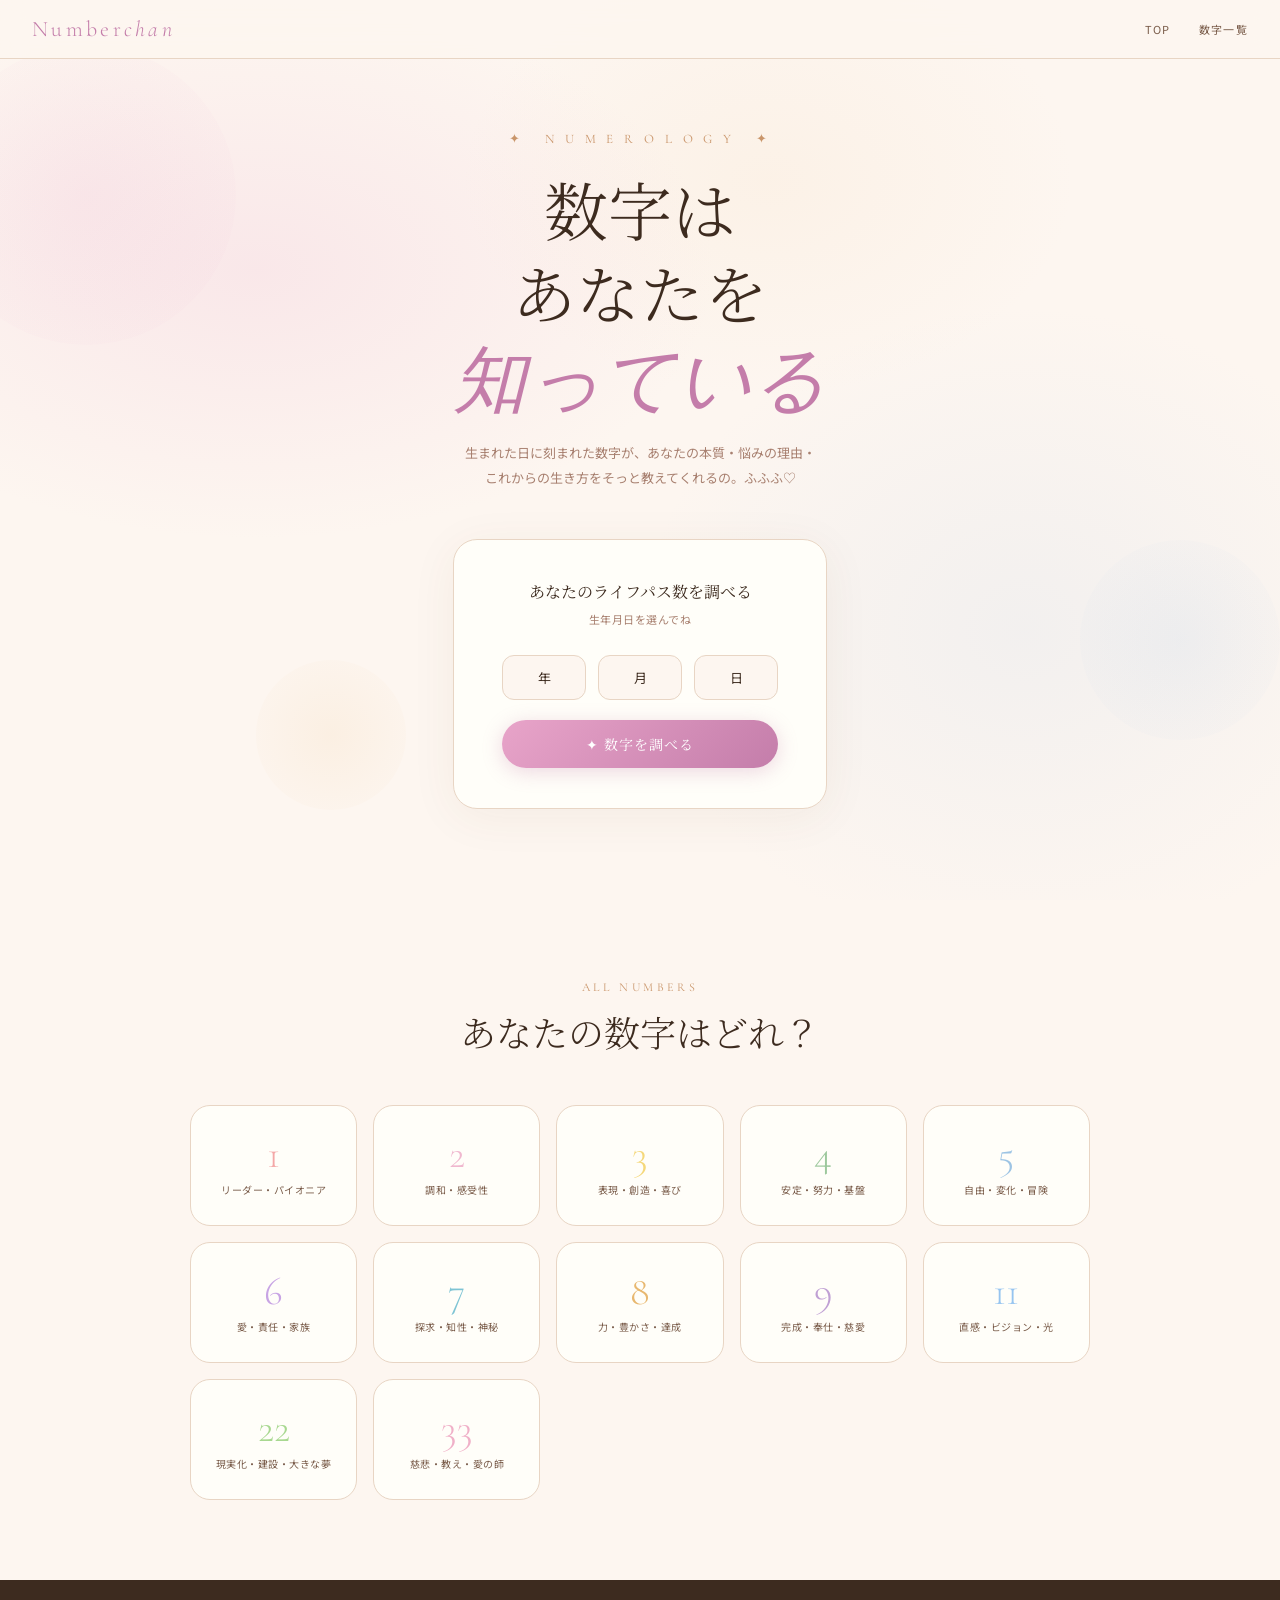
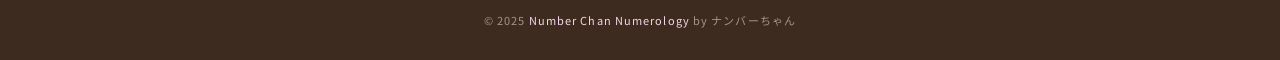
<file: index.html>
<!DOCTYPE html>
<html lang="ja">
<head>
<meta charset="UTF-8">
<meta name="viewport" content="width=device-width, initial-scale=1.0">
<title>数秘 by ナンバーちゃん</title>
<link rel="preconnect" href="https://fonts.googleapis.com">
<link href="https://fonts.googleapis.com/css2?family=Cormorant+Garamond:ital,wght@0,300;0,400;0,600;1,300;1,400&family=Noto+Serif+JP:wght@300;400;700&family=Noto+Sans+JP:wght@300;400;500&display=swap" rel="stylesheet">
<style>
  :root {
    --bg: #FDF6F0;
    --pink: #E8A4C9;
    --pink-light: #F5D6EA;
    --pink-dark: #C47DAA;
    --blue: #B5CDE8;
    --peach: #F2D0A4;
    --gold: #C9956A;
    --gold-light: #E8C9A0;
    --mint: #A8D8C8;
    --text: #3D2B1F;
    --text-mid: #7A5C4A;
    --text-light: #A88070;
    --white: #FFFEF9;
    --line-col: #E8D5C4;
  }
  * { margin: 0; padding: 0; box-sizing: border-box; }
  body { font-family: 'Noto Sans JP', sans-serif; background: var(--bg); color: var(--text); overflow-x: hidden; }
  nav { position: fixed; top: 0; left: 0; right: 0; z-index: 100; padding: 16px 32px; display: flex; align-items: center; justify-content: space-between; background: rgba(253,246,240,0.88); backdrop-filter: blur(12px); border-bottom: 1px solid var(--line-col); }
  .nav-logo { font-family: 'Cormorant Garamond', serif; font-size: 22px; font-weight: 300; letter-spacing: 0.15em; color: var(--pink-dark); }
  .nav-logo span { font-style: italic; }
  .nav-links { display: flex; gap: 28px; }
  .nav-links a { font-size: 11px; letter-spacing: 0.12em; color: var(--text-mid); text-decoration: none; transition: color 0.2s; }
  .nav-links a:hover { color: var(--pink-dark); }
  #home { min-height: 100vh; display: flex; flex-direction: column; align-items: center; justify-content: center; padding: 100px 24px 60px; position: relative; overflow: hidden; }
  .hero-bg { position: absolute; inset: 0; z-index: 0; background: radial-gradient(ellipse 60% 50% at 20% 30%, rgba(232,164,201,0.18) 0%, transparent 60%), radial-gradient(ellipse 50% 60% at 80% 70%, rgba(181,205,232,0.15) 0%, transparent 60%), radial-gradient(ellipse 40% 40% at 60% 20%, rgba(242,208,164,0.12) 0%, transparent 60%); }
  .orb { position: absolute; border-radius: 50%; animation: float 8s ease-in-out infinite; pointer-events: none; }
  .orb-1 { width: 300px; height: 300px; background: radial-gradient(circle, rgba(232,164,201,0.12), transparent); top: 5%; left: -5%; animation-delay: 0s; }
  .orb-2 { width: 200px; height: 200px; background: radial-gradient(circle, rgba(181,205,232,0.15), transparent); top: 60%; right: 0%; animation-delay: -3s; }
  .orb-3 { width: 150px; height: 150px; background: radial-gradient(circle, rgba(242,208,164,0.18), transparent); bottom: 10%; left: 20%; animation-delay: -5s; }
  @keyframes float { 0%, 100% { transform: translateY(0) scale(1); } 50% { transform: translateY(-20px) scale(1.05); } }
  .hero-content { position: relative; z-index: 1; text-align: center; max-width: 680px; }
  .hero-eyebrow { font-family: 'Cormorant Garamond', serif; font-size: 13px; letter-spacing: 0.3em; color: var(--gold); margin-bottom: 20px; display: block; animation: fadeUp 0.8s ease both; }
  .hero-title { font-family: 'Noto Serif JP', serif; font-size: clamp(36px, 8vw, 64px); font-weight: 300; line-height: 1.3; color: var(--text); margin-bottom: 12px; animation: fadeUp 0.8s ease 0.1s both; }
  .hero-title em { font-style: italic; font-family: 'Cormorant Garamond', serif; font-size: 1.15em; color: var(--pink-dark); }
  .hero-sub { font-size: 13px; color: var(--text-light); line-height: 1.9; margin-bottom: 48px; animation: fadeUp 0.8s ease 0.2s both; }
  @keyframes fadeUp { from { opacity: 0; transform: translateY(24px); } to { opacity: 1; transform: translateY(0); } }
  .calc-card { background: var(--white); border: 1px solid var(--line-col); border-radius: 24px; padding: 40px 48px; max-width: 480px; width: 100%; margin: 0 auto; box-shadow: 0 8px 48px rgba(100,60,40,0.06); animation: fadeUp 0.8s ease 0.3s both; }
  .calc-title { font-family: 'Noto Serif JP', serif; font-size: 16px; font-weight: 400; text-align: center; margin-bottom: 8px; color: var(--text); }
  .calc-desc { font-size: 11px; color: var(--text-light); text-align: center; margin-bottom: 28px; letter-spacing: 0.05em; }
  .date-inputs { display: flex; gap: 12px; margin-bottom: 20px; justify-content: center; }
  .date-inputs select { flex: 1; padding: 12px 8px; border: 1px solid var(--line-col); border-radius: 12px; font-family: 'Noto Sans JP', sans-serif; font-size: 13px; background: var(--bg); color: var(--text); appearance: none; text-align: center; cursor: pointer; transition: border-color 0.2s; }
  .date-inputs select:focus { outline: none; border-color: var(--pink); }
  .calc-btn { width: 100%; padding: 14px; background: linear-gradient(135deg, var(--pink) 0%, var(--pink-dark) 100%); color: white; border: none; border-radius: 50px; font-family: 'Noto Serif JP', serif; font-size: 14px; letter-spacing: 0.08em; cursor: pointer; transition: all 0.3s; box-shadow: 0 4px 20px rgba(196,125,170,0.3); }
  .calc-btn:hover { transform: translateY(-2px); box-shadow: 0 8px 28px rgba(196,125,170,0.4); }
  .result-area { margin-top: 24px; display: none; text-align: center; }
  .result-area.show { display: block; animation: fadeUp 0.5s ease both; }
  .result-number { font-family: 'Cormorant Garamond', serif; font-size: 72px; font-weight: 300; line-height: 1; background: linear-gradient(135deg, var(--pink-dark), var(--gold)); -webkit-background-clip: text; -webkit-text-fill-color: transparent; margin-bottom: 4px; }
  .result-label { font-size: 11px; letter-spacing: 0.15em; color: var(--text-light); margin-bottom: 12px; }
  .result-keyword { font-family: 'Noto Serif JP', serif; font-size: 15px; color: var(--text); margin-bottom: 16px; }
  .result-goto { display: inline-block; padding: 10px 28px; border: 1px solid var(--pink); border-radius: 50px; font-size: 12px; color: var(--pink-dark); text-decoration: none; transition: all 0.2s; cursor: pointer; background: transparent; font-family: 'Noto Sans JP', sans-serif; }
  .result-goto:hover { background: var(--pink); color: white; }
  #numbers { padding: 80px 24px; }
  .section-header { text-align: center; margin-bottom: 48px; }
  .section-eyebrow { font-family: 'Cormorant Garamond', serif; font-size: 12px; letter-spacing: 0.3em; color: var(--gold); display: block; margin-bottom: 12px; }
  .section-title { font-family: 'Noto Serif JP', serif; font-size: clamp(24px, 5vw, 36px); font-weight: 300; color: var(--text); }
  .numbers-grid { display: grid; grid-template-columns: repeat(auto-fill, minmax(140px, 1fr)); gap: 16px; max-width: 900px; margin: 0 auto; }
  .num-card { background: var(--white); border: 1px solid var(--line-col); border-radius: 20px; padding: 28px 16px; text-align: center; cursor: pointer; transition: all 0.3s; position: relative; overflow: hidden; }
  .num-card:hover { transform: translateY(-4px); box-shadow: 0 12px 32px rgba(100,60,40,0.1); }
  .num-card-number { font-family: 'Cormorant Garamond', serif; font-size: 40px; font-weight: 300; line-height: 1; margin-bottom: 8px; }
  .num-card-keyword { font-size: 10px; color: var(--text-mid); letter-spacing: 0.05em; }
  #number-page { display: none; }
  #number-page.show { display: block; }
  .num-hero { padding: 120px 24px 60px; text-align: center; position: relative; overflow: hidden; }
  .num-hero-bg { position: absolute; inset: 0; opacity: 0.4; }
  .num-hero-content { position: relative; z-index: 1; }
  .num-badge { display: inline-block; width: 80px; height: 80px; border-radius: 50%; line-height: 80px; font-family: 'Cormorant Garamond', serif; font-size: 36px; color: white; margin-bottom: 20px; box-shadow: 0 8px 32px rgba(0,0,0,0.12); }
  .num-title { font-family: 'Noto Serif JP', serif; font-size: clamp(28px, 6vw, 48px); font-weight: 300; margin-bottom: 8px; }
  .num-subtitle { font-family: 'Cormorant Garamond', serif; font-size: 18px; color: var(--text-mid); font-style: italic; margin-bottom: 20px; }
  .num-essence { max-width: 560px; margin: 0 auto 16px; font-size: 13px; line-height: 2; color: var(--text-mid); }
  .traits { display: flex; flex-wrap: wrap; gap: 8px; justify-content: center; max-width: 600px; margin: 0 auto 48px; }
  .trait-tag { padding: 6px 16px; border-radius: 50px; font-size: 11px; letter-spacing: 0.06em; background: white; }
  .topics { max-width: 800px; margin: 0 auto; padding: 0 24px 80px; }
  .topic-section { margin-bottom: 56px; }
  .topic-header { display: flex; align-items: center; gap: 16px; margin-bottom: 28px; padding-bottom: 16px; border-bottom: 1px solid var(--line-col); }
  .topic-icon { width: 44px; height: 44px; border-radius: 12px; display: flex; align-items: center; justify-content: center; font-size: 20px; flex-shrink: 0; opacity: 0.85; }
  .topic-title { font-family: 'Noto Serif JP', serif; font-size: 18px; font-weight: 400; color: var(--text); }
  .topic-sub { font-size: 11px; color: var(--text-light); margin-top: 2px; }
  .worry-card { background: var(--white); border: 1px solid var(--line-col); border-radius: 20px; padding: 28px 32px; margin-bottom: 16px; }
  .worry-label { display: flex; align-items: center; gap: 8px; font-size: 11px; letter-spacing: 0.1em; color: var(--text-light); margin-bottom: 10px; }
  .worry-text { font-family: 'Noto Serif JP', serif; font-size: 16px; font-weight: 400; color: var(--text); margin-bottom: 20px; line-height: 1.7; }
  .divider { height: 1px; margin-bottom: 20px; opacity: 0.4; }
  .advice-label { font-size: 11px; letter-spacing: 0.1em; margin-bottom: 10px; display: flex; align-items: center; gap: 8px; }
  .advice-label::after { content: ''; flex: 1; height: 1px; background: var(--line-col); }
  .advice-text { font-size: 13px; line-height: 2; color: var(--text-mid); }
  .advice-text strong { color: var(--text); font-weight: 500; }
  .chan-quote { background: linear-gradient(135deg, rgba(232,164,201,0.08), rgba(242,208,164,0.08)); border: 1px solid var(--pink-light); border-left: 3px solid var(--pink); border-radius: 0 16px 16px 0; padding: 20px 24px; margin-top: 16px; }
  .chan-quote-name { font-size: 10px; letter-spacing: 0.15em; color: var(--pink-dark); margin-bottom: 8px; }
  .chan-quote-text { font-family: 'Noto Serif JP', serif; font-size: 13px; line-height: 2; color: var(--text); }
  footer { background: var(--text); color: rgba(255,255,255,0.5); padding: 32px 24px; text-align: center; font-size: 11px; letter-spacing: 0.1em; }
  footer span { color: var(--pink-light); }
  .back-btn { position: fixed; top: 80px; left: 24px; background: var(--white); border: 1px solid var(--line-col); border-radius: 50px; padding: 8px 18px; font-size: 11px; color: var(--text-mid); cursor: pointer; z-index: 50; transition: all 0.2s; display: none; }
  .back-btn.show { display: block; }
  .back-btn:hover { background: var(--pink-light); border-color: var(--pink); color: var(--pink-dark); }
  .ngok-section { max-width: 800px; margin: 0 auto 64px; padding: 0 24px; }
  .ngok-header { text-align: center; margin-bottom: 32px; }
  .ngok-header-eyebrow { font-family: 'Cormorant Garamond', serif; font-size: 12px; letter-spacing: 0.3em; color: var(--gold); display: block; margin-bottom: 10px; }
  .ngok-header-title { font-family: 'Noto Serif JP', serif; font-size: 22px; font-weight: 300; }
  .ngok-grid { display: grid; grid-template-columns: 1fr 1fr; gap: 20px; }
  @media (max-width: 640px) { .ngok-grid { grid-template-columns: 1fr; } }
  .ngok-col { background: var(--white); border-radius: 20px; overflow: hidden; border: 1px solid var(--line-col); }
  .ngok-col-header { padding: 16px 24px; display: flex; align-items: center; gap: 10px; }
  .ngok-col-header.ng { background: #FDE8E8; }
  .ngok-col-header.ok { background: #E4F4EC; }
  .ngok-badge { width: 32px; height: 32px; border-radius: 50%; display: flex; align-items: center; justify-content: center; font-size: 13px; font-weight: 700; flex-shrink: 0; }
  .ngok-badge.ng { background: #E07070; color: white; }
  .ngok-badge.ok { background: #5AAE7A; color: white; }
  .ngok-col-title { font-family: 'Noto Serif JP', serif; font-size: 14px; }
  .ngok-col-title.ng { color: #C05050; }
  .ngok-col-title.ok { color: #3A8A5A; }
  .ngok-list { padding: 8px 0; }
  .ngok-item { display: flex; align-items: flex-start; gap: 10px; padding: 10px 20px; border-bottom: 1px solid var(--line-col); font-size: 12px; line-height: 1.7; color: var(--text-mid); }
  .ngok-item:last-child { border-bottom: none; }
  .ngok-num { font-family: 'Cormorant Garamond', serif; font-size: 15px; flex-shrink: 0; margin-top: 1px; color: var(--text-light); }
  .reveal { opacity: 0; transform: translateY(20px); transition: all 0.6s ease; }
  .reveal.visible { opacity: 1; transform: none; }
  @media (max-width: 600px) { nav { padding: 12px 16px; } .nav-links { display: none; } .calc-card { padding: 28px 20px; } .date-inputs { flex-direction: column; } .worry-card { padding: 20px; } .topics { padding: 0 16px 60px; } }
</style>
</head>
<body>
<nav>
  <div class="nav-logo">Number<span>chan</span></div>
  <div class="nav-links">
    <a href="#" onclick="showHome()">TOP</a>
    <a href="#numbers">数字一覧</a>
  </div>
</nav>
<button class="back-btn" id="backBtn" onclick="showHome()">← 戻る</button>
<div id="home-page">
  <section id="home">
    <div class="hero-bg"></div>
    <div class="orb orb-1"></div>
    <div class="orb orb-2"></div>
    <div class="orb orb-3"></div>
    <div class="hero-content">
      <span class="hero-eyebrow">✦ &nbsp; N U M E R O L O G Y &nbsp; ✦</span>
      <h1 class="hero-title">数字は<br>あなたを<br><em>知っている</em></h1>
      <p class="hero-sub">生まれた日に刻まれた数字が、あなたの本質・悩みの理由・<br>これからの生き方をそっと教えてくれるの。ふふふ♡</p>
      <div class="calc-card">
        <h2 class="calc-title">あなたのライフパス数を調べる</h2>
        <p class="calc-desc">生年月日を選んでね</p>
        <div class="date-inputs">
          <select id="year"><option value="">年</option></select>
          <select id="month"><option value="">月</option></select>
          <select id="day"><option value="">日</option></select>
        </div>
        <button class="calc-btn" onclick="calculate()">✦ 数字を調べる</button>
        <div class="result-area" id="result">
          <div class="result-number" id="resultNum"></div>
          <div class="result-label">YOUR LIFE PATH NUMBER</div>
          <div class="result-keyword" id="resultKeyword"></div>
          <button class="result-goto" onclick="goToNumber(currentNum)">このページを読む →</button>
        </div>
      </div>
    </div>
  </section>
  <section id="numbers">
    <div class="section-header reveal">
      <span class="section-eyebrow">ALL NUMBERS</span>
      <h2 class="section-title">あなたの数字はどれ？</h2>
    </div>
    <div class="numbers-grid" id="numGrid"></div>
  </section>
  <footer><p>© 2025 <span>Number Chan Numerology</span> by ナンバーちゃん</p></footer>
</div>
<div id="number-page">
  <div class="num-hero">
    <div class="num-hero-bg" id="numHeroBg"></div>
    <div class="num-hero-content">
      <div class="num-badge" id="numBadge"></div>
      <h1 class="num-title" id="numTitle"></h1>
      <p class="num-subtitle" id="numSubtitle"></p>
      <p class="num-essence" id="numEssence"></p>
      <div class="traits" id="numTraits"></div>
    </div>
  </div>
  <div class="topics" id="numTopics"></div>
  <div class="ngok-section" id="numNgok"></div>
  <footer><p>© 2025 <span>Number Chan Numerology</span> by ナンバーちゃん</p></footer>
</div>

<script>
// セレクト初期化
(function(){
  var yEl = document.getElementById('year');
  for(var y=1950;y<=2030;y++){ var o=document.createElement('option'); o.value=y; o.textContent=y; yEl.appendChild(o); }
  var mEl = document.getElementById('month');
  for(var m=1;m<=12;m++){ var o=document.createElement('option'); o.value=m; o.textContent=m; mEl.appendChild(o); }
  var dEl = document.getElementById('day');
  for(var d=1;d<=31;d++){ var o=document.createElement('option'); o.value=d; o.textContent=d; dEl.appendChild(o); }
})();

const NUMBER_COLORS = {1:'#F4A7A7',2:'#F0B8CF',3:'#F5D87A',4:'#9DC89D',5:'#9DC4E4',6:'#C8A4E4',7:'#7EC4D4',8:'#E8B870',9:'#C0A0D4',11:'#96C4F0',22:'#A8D890',33:'#F0B0C8'};
const NUMBERS = {
  1:{keyword:'リーダー・パイオニア',subtitle:'Leader & Pioneer',essence:'自分の道を切り拓く、最初の一歩を踏み出す勇気を持つ魂。あなたは誰よりも先へ進む力を持って生まれてきたの。',traits:['行動力','独立心','創造性','情熱','意志の強さ']},
  2:{keyword:'調和・感受性',subtitle:'Harmony & Sensitivity',essence:'人と人を繋げ、愛と調和で世界を包む繊細な魂。あなたの共感力は、誰かの心をそっと救う力になるの。',traits:['共感力','思いやり','協調性','直感','サポート力']},
  3:{keyword:'表現・創造・喜び',subtitle:'Expression & Joy',essence:'言葉・アート・笑いで世界に喜びを広げるクリエイティブな魂。あなたの表現が、誰かの世界を明るく照らすんだよ。',traits:['表現力','楽観性','コミュ力','ユーモア','創造性']},
  4:{keyword:'安定・努力・基盤',subtitle:'Stability & Foundation',essence:'地道な積み重ねで揺るぎない基盤を作る、信頼と誠実さの魂。コツコツ続けるあなたの強さは、本物なんだよ。',traits:['誠実さ','計画力','継続力','責任感','忍耐力']},
  5:{keyword:'自由・変化・冒険',subtitle:'Freedom & Adventure',essence:'変化を恐れず、自由に羽ばたきながら世界を体験する好奇心の魂。あなたの冒険心が、新しい可能性を開いていくの。',traits:['適応力','好奇心','自由な発想','行動力','多才さ']},
  6:{keyword:'愛・責任・家族',subtitle:'Love & Responsibility',essence:'愛と美しさで周りを包み、大切な人を守る愛の守護者の魂。あなたの愛情は、周りをあたたかく包んでいるの。',traits:['愛情深さ','世話好き','美的センス','責任感','調和力']},
  7:{keyword:'探求・知性・神秘',subtitle:'Wisdom & Mystery',essence:'深く考え、真実を追い求める哲学者の魂。あなたの深い洞察力は、誰も見えないものを見つける力があるの。',traits:['分析力','直感力','知的好奇心','独自の視点','精神的深さ']},
  8:{keyword:'力・豊かさ・達成',subtitle:'Power & Abundance',essence:'目標に向かって力強く進み、豊かさを現実に引き寄せるパワーの魂。あなたの力は、世界を動かす可能性があるんだよ。',traits:['実行力','達成力','リーダーシップ','現実性','パワー']},
  9:{keyword:'完成・奉仕・慈愛',subtitle:'Completion & Compassion',essence:'すべてを経験し、世界に愛を返す大きな愛と智慧を持つ完結の魂。あなたの包容力は、誰よりも深くてあたたかいの。',traits:['包容力','慈悲深さ','芸術的センス','精神的成熟','高い理想']},
  11:{keyword:'直感・ビジョン・光',subtitle:'Intuition & Vision',essence:'高い直感とビジョンで時代の光となる、スピリチュアルなマスターナンバーの魂。あなたの感性は、特別な光を持っているの。',traits:['強い直感力','インスピレーション','豊かな感受性','霊的繋がり','ビジョン']},
  22:{keyword:'現実化・建設・大きな夢',subtitle:'Master Builder',essence:'大きなビジョンを現実に落とし込む、マスタービルダーの魂。あなたには夢を形にする、特別な力があるんだよ。',traits:['実現力','大きな視野','組織力','カリスマ性','形にする力']},
  33:{keyword:'慈悲・教え・愛の師',subtitle:'Master Teacher',essence:'無条件の愛で人々を導く、最高の慈悲を持つマスターナンバーの魂。あなたの愛は、この世界に光をもたらすの。',traits:['無条件の愛','癒しの力','教える力','高い共感力','精神的成熟']}
};
const TOPICS = [
  {key:'relationship',icon:'🌿',title:'人間関係',sub:'合わない人・職場・家族との悩み'},
  {key:'love',icon:'🌸',title:'恋愛・パートナーシップ',sub:'愛され方・すれ違い・相性の悩み'},
  {key:'work',icon:'✨',title:'仕事・お金',sub:'向いてる仕事・やりがい・お金の悩み'},
  {key:'selfesteem',icon:'🌙',title:'自己肯定感',sub:'自分責め・自信・比較してしまう悩み'},
  {key:'motivation',icon:'🔥',title:'やる気・継続',sub:'三日坊主・モチベーション・頑張れない悩み'},
  {key:'direction',icon:'🌟',title:'人生の方向性',sub:'決断・将来への不安・このままでいいのかの悩み'}
];

const TD = {
  1:{
    relationship:{worry:'一人でなんでもやろうとしてしまって、人に頼れない。チームで動く時にイライラしてしまうことも…',advice:'あなたは<strong>「自分でやった方が早い」</strong>と感じやすいの。でもそれは「できる力がある」証拠でもあるんだよ。\n\n人に任せることが苦手なのは、あなたの基準が高いから。まず「完璧じゃなくてもいい」を許可してあげて。そして<strong>小さなことから一つだけ誰かに頼る練習</strong>をしてみてね。',quote:'「頼れない」じゃなくて「頼り方をまだ知らない」だけかも。あなたが一歩引いた分、誰かが輝けるんだよ。'},
    love:{worry:'好きな人や恋人に「なんで私の気持ちわかってくれないの」ってなってしまう。自分のペースを乱されたくない気持ちもある。',advice:'1番は<strong>「自分の感覚・ペース・判断」</strong>をとても大切にするの。だから恋愛でも「この人は私のビジョンを理解してくれる？」が無意識のチェックポイントになってることが多いよ。\n\n<strong>「一人でいること」と「ともに進むこと」のバランス</strong>を意識してみてね。',quote:'あなたのペースに合わせてくれる人を選んでいいの。無理して合わせなくていいんだよ。ふふふ♡'},
    work:{worry:'人に指示されるのが苦手。自分のやり方でやりたいけど、組織の中でうまくやるのが難しい。',advice:'1番のあなたは<strong>「自分で決めて動く環境」</strong>で最大限に輝けるの。向いてるのは<strong>フリーランス・起業・新規事業立ち上げ・リーダーポジション</strong>。組織にいる場合は、主体的に動ける役割を積極的に取りにいってね。',quote:'あなたが「これをやる」と決めた仕事が、一番輝く仕事なんだよ。'},
    selfesteem:{worry:'「自分なんて」と思う時がある。やりたいことはあるのに、一歩踏み出せない自分が嫌になる。',advice:'1番の自己肯定感は<strong>「やってみた経験」</strong>から積み上がるタイプなの。まず動いてみて、うまくいかなくても「チャレンジした自分」を認める。それを繰り返すうちに<strong>「自分はやれる」という感覚が育って</strong>いくよ。',quote:'「まだできてない」じゃなくて「これからやる」。あなたには、それを現実にする力があるんだよ。'},
    motivation:{worry:'最初はやる気があるのに、途中でダレてしまう。新しいことを始めてもすぐに飽きてしまうことが多い。',advice:'1番のやる気スイッチは<strong>「新しさ」と「自分が先頭に立てる感覚」</strong>にあるの。「飽きた」は「次のステージに進む合図」。やめることより<strong>バージョンアップすること</strong>を意識してみてね。',quote:'飽きることは悪いことじゃないの。それはあなたが「次へ」と成長している証拠なんだよ。'},
    direction:{worry:'これでいいのか、自分の人生の方向性がわからない。やりたいことはあるのに、踏み出せない。',advice:'1番のあなたに必要なのは<strong>「完璧な計画」より「最初の一歩」</strong>なの。あなたは動き始めると道が見えてくるタイプ。<strong>「もし失敗してもいい」を前提にして、今月一つだけ試してみて。</strong>',quote:'あなたの人生の答えは、考えた先にあるんじゃなくて、動いた先にあるんだよ。ふふふ♡'}
  },
  2:{
    relationship:{worry:'誰かと一緒にいると相手に合わせすぎてしまって、後で「なんで私ばかり…」と疲れてしまう。',advice:'2番のあなたは<strong>空気を読む力と共感力がとても高い</strong>の。「相手に合わせること」と「自分を消すこと」は違うよ。<strong>「私はこう思う」をやんわりでも伝える練習</strong>を少しずつ始めてみてね。',quote:'相手を大切にするのと同じくらい、自分の気持ちも大切にしていいんだよ。'},
    love:{worry:'好きな人に尽くしすぎてしまって、気づいたら自分だけが頑張っている関係になってしまう。',advice:'2番は<strong>愛することが得意な分、愛されることが苦手</strong>なことが多いの。まず<strong>「好意を素直に受け取る練習」</strong>から始めてみてね。相手の「ありがとう」を笑顔で受け取るだけでいいの。',quote:'尽くすことも愛だけど、受け取ることも同じくらい大切な愛の形なんだよ。ふふふ♡'},
    work:{worry:'人のサポートは得意だけど、自分がやりたいことがわからない。縁の下の力持ちで終わってしまう気がする。',advice:'2番のあなたは<strong>「人のために」動く時に本領を発揮する</strong>の。ただ<strong>「縁の下」でも、あなたの貢献をちゃんと認めてくれる環境を選ぶ</strong>ことが大切なんだよ。',quote:'あなたがいるだけでチームが温かくなるの。それって、すごく特別な力なんだよ。'},
    selfesteem:{worry:'自分に自信がない。誰かに承認されないと「自分はダメだ」と思ってしまう。',advice:'2番の自己肯定感は<strong>「誰かに認められること」に頼りやすい</strong>の。<strong>「今日、自分がよかったと思えること」を毎日ひとつ見つける</strong>練習をしてみてね。',quote:'あなたの価値は、誰かに認められるかどうかで決まるものじゃないんだよ。'},
    motivation:{worry:'一人だとやる気が出ない。誰かのためなら頑張れるけど、自分のためだと続かない。',advice:'2番のやる気スイッチは<strong>「誰かのため」や「一緒に頑張れる仲間」</strong>にあるの。<strong>勉強仲間・作業仲間を作ったり、「あの人に喜んでもらいたい」という動機で動く</strong>のは最高のモチベーション法なの。',quote:'誰かのために頑張れるあなたの力は、本物の強さなんだよ。'},
    direction:{worry:'自分が何をしたいのかわからない。いつも人の意見に流されて、自分の人生を生きていない気がする。',advice:'2番のあなたが方向性を見つけるには、<strong>「自分が何を感じているか」に敏感になること</strong>が大切なの。<strong>「これ楽しいな」「これ心地いいな」という感覚をメモしておく</strong>だけでいい。',quote:'あなたの「感じる力」は、人生の羅針盤になるんだよ。ふふふ♡'}
  },
  3:{
    relationship:{worry:'明るくていい人キャラを演じすぎて、本当に傷ついた時に言えない。誰も私の本音を知らない気がする。',advice:'3番のあなたは<strong>場を明るくする力が高い分、「つらい」「悲しい」を言いにくい</strong>と感じやすいの。信頼できる一人に<strong>「実はね…」と話してみること</strong>から始めてみて。',quote:'明るいあなたも、悩むあなたも、同じくらい愛される価値があるんだよ。'},
    love:{worry:'好きな人の前でテンションを上げすぎてしまって、素の自分を見せるのが怖い。',advice:'3番は<strong>「楽しい自分」でいることがデフォルト</strong>になりやすいの。でも本当に深い関係は、素の自分を見せた時に始まるんだよ。<strong>「実は少し疲れてる」という自分も出してみて</strong>。',quote:'楽しいだけじゃなく、素のあなたを好きになってくれる人が、本物なんだよ。ふふふ♡'},
    work:{worry:'飽きっぽくてひとつの仕事が続かない。才能はあると言われるけど、活かせている気がしない。',advice:'3番の才能は<strong>「表現・発信・コミュニケーション」</strong>にあるの。一つのことに縛られず、<strong>複数の表現の場を持つこと</strong>があなたのスタイルに合ってるんだよ。',quote:'あなたの「表現したい」という衝動は、才能が溢れ出しているサインなんだよ。'},
    selfesteem:{worry:'SNSの反応が気になりすぎる。いいねが少ないと「自分はダメだ」と落ち込んでしまう。',advice:'3番は<strong>表現することで生きる魂</strong>なの。<strong>「誰かに見てもらうため」より「自分が表現したいから」</strong>を動機の中心に戻してみて。',quote:'あなたが表現することで、世界は少し明るくなるの。それは数字が保証してくれてるんだよ。'},
    motivation:{worry:'楽しいと思えることしか続かない。義務感でやることが本当に苦手で、自己嫌悪になる。',advice:'3番にとって<strong>「楽しい」はやる気の燃料</strong>なの。これはわがままじゃなくて、あなたの本質的な仕組みなんだよ。<strong>「これのどこが楽しいか」を意識的に探す</strong>癖をつけてみて。',quote:'「楽しいこと」を羅針盤にして生きるのが、3番のあなたに一番合ってるんだよ。'},
    direction:{worry:'やりたいことが多すぎて、どれを選べばいいかわからない。結局何者にもなれない気がする。',advice:'3番はやりたいことが多いのが本来の姿なの。<strong>「今一番ワクワクするもの」にフォーカスして動いてみる</strong>のがおすすめ。経験した全てが、やがて一本の線でつながっていくから。',quote:'多才なあなたの「どれも好き」は弱さじゃなくて、豊かさなんだよ。ふふふ♡'}
  },
  4:{
    relationship:{worry:'「こうあるべき」という自分のルールを周りに押しつけてしまって、関係がうまくいかない。',advice:'4番のあなたは<strong>誠実さと責任感が強い分、「きちんとすること」への基準が高い</strong>の。<strong>「人それぞれのやり方がある」を口グセにしてみて</strong>。',quote:'あなたの「きちんとしたい」は美しい。ただそれは、あなただけのものでいいんだよ。'},
    love:{worry:'安心できる関係を求めすぎて、相手に重く感じさせてしまうことがある。',advice:'4番は<strong>愛情の中に「安心・信頼・継続」を求める</strong>の。<strong>小さなサプライズや、いつもと違う場所へのデートを提案してみて</strong>。安心の中に少しの新鮮さを加えると関係が豊かになるの。',quote:'安定した愛情を育てられるのは、4番の大きな才能なんだよ。'},
    work:{worry:'地道に頑張っているのに評価されない。コツコツやってきた自分の努力を、誰もわかってくれない。',advice:'4番の努力は静かすぎて、周りに見えていないことがあるよ。<strong>「私はこれをやってきました」と自分から発信すること</strong>も大切なの。',quote:'コツコツ積み上げてきたあなたの努力は、本物の財産なんだよ。'},
    selfesteem:{worry:'完璧にできないと自己嫌悪に陥る。70点の自分を認められない。',advice:'4番の完璧主義はあなたを成長させる力だけど、使い方を間違えると自分を責める道具になってしまうよ。<strong>「80点の自分に合格点を出す」を練習してみて</strong>。',quote:'毎日続けているあなたは、それだけで十分すごいんだよ。'},
    motivation:{worry:'計画を立てるのは好きだけど、計画通りにいかないと途端にやる気をなくしてしまう。',advice:'4番は<strong>「計画があること」自体がモチベーション</strong>になるの。<strong>「プランBを最初から作っておく」習慣</strong>をつけてみて。',quote:'計画を立てる力があるあなたは、立て直す力もちゃんと持っているの。'},
    direction:{worry:'安定を求めすぎて、変化に踏み出せない。このままでいいとわかってはいるけど、何かが違う気もする。',advice:'4番にとって変化は大きなエネルギーを使うもの。<strong>「毎週一つだけ、いつもと違うことをする」</strong>ところから始めてみて。',quote:'あなたの歩みはゆっくりで確実。それがあなたの一番の強さなんだよ。ふふふ♡'}
  },
  5:{
    relationship:{worry:'長く付き合っていると関係がマンネリになってしまう。自由を求める自分と繋がりを大切にしたい自分が矛盾してつらい。',advice:'5番は<strong>刺激と自由を愛する魂</strong>なの。<strong>関係の中に「新しい体験」を意図的に作っていく</strong>のがおすすめ。',quote:'自由を大切にしながら、深く繋がることも5番にはできるんだよ。'},
    love:{worry:'恋愛に縛られることが怖い。好きなのに、深く関わると逃げたくなってしまう。',advice:'5番にとって<strong>「自分の自由が守られている」という感覚が愛の前提</strong>なの。<strong>「自分のペースと時間を尊重してくれる相手を選ぶ」</strong>ことがとても大切。',quote:'自由を愛するあなたが自由に愛せる関係、ちゃんと存在するんだよ。ふふふ♡'},
    work:{worry:'一つの仕事が続かない。やりたいことを次々変えてしまって、何も身につかない気がする。',advice:'5番は<strong>多様な経験・変化・スピード感</strong>がある環境で輝くの。「続かない」ことに罪悪感を持たなくていい。<strong>「経験の幅」こそがあなたの資産</strong>なの。',quote:'あなたが経験してきた全ての変化が、唯一無二のキャリアになっているんだよ。'},
    selfesteem:{worry:'飽きっぽい自分・続かない自分が嫌い。「なんで私はこうなんだろう」と自己嫌悪になる。',advice:'5番の「飽きる」は欠点じゃないの。<strong>「好奇心の範囲が広すぎるだけ」</strong>なの。<strong>「次のことに動いたこと」に注目して</strong>みてね。',quote:'飽きっぽさは「好奇心が旺盛」の別名なんだよ。それはあなたの宝なの。'},
    motivation:{worry:'ルーティンが続かない。毎日同じことをするのが本当に苦手で、三日坊主ばかり。',advice:'5番にとって<strong>「毎日同じことをする」のは一番向いていないやり方</strong>なの。「週3回はする」「気分に合わせて方法を変えてOK」という柔軟なルールにしてみて。',quote:'ルーティンが続かないのは意志が弱いんじゃなくて、やり方が合っていないだけなんだよ。'},
    direction:{worry:'やりたいことがありすぎて何から始めればいいかわからない。自由すぎて逆に方向性を見失ってしまう。',advice:'5番は<strong>方向性が「一本の道」じゃなくていい</strong>の。<strong>「今一番ワクワクするもの」だけに今月は集中する</strong>という期限を設けてみて。',quote:'「一つに決めなきゃ」って誰が決めたの？あなたは複数の道を歩いていいんだよ。ふふふ♡'}
  },
  6:{
    relationship:{worry:'人のために動きすぎて、気づいたら自分が疲弊している。なのに「ありがとう」がないと傷ついてしまう。',advice:'6番のあなたは<strong>愛情を「行動で示す」タイプ</strong>なの。<strong>「動く前に一言聞く」習慣</strong>をつけてみて。「手伝おうか？」と聞いてから動くだけで一方的な消耗が減っていくの。',quote:'あなたの愛情は本物。ただ「頼まれてから動く」だけで、もっと伝わりやすくなるんだよ。'},
    love:{worry:'好きな人に尽くしすぎて、対等な関係を作れない。いつの間にか「都合のいい人」になってしまう。',advice:'6番は<strong>愛することへの喜びが大きい</strong>の。<strong>「してあげること」と同じくらい「してもらうこと」</strong>を意識してみて。',quote:'愛されることを受け取れるようになった時、あなたの恋愛はもっと豊かになるんだよ。ふふふ♡'},
    work:{worry:'人のためには頑張れるけど、自分のキャリアのことになると後回しにしてしまう。',advice:'6番は<strong>人の役に立つこと・美しさを生み出すこと</strong>が天職に繋がりやすいの。<strong>「人のため」と「自分のキャリア」は矛盾しない</strong>の。',quote:'あなたが輝いている姿が、誰かの光になるんだよ。自分を大切にすることも愛なの。'},
    selfesteem:{worry:'もっと完璧な母・妻・友人・社員でなければと思って、自分を責め続けてしまう。',advice:'6番の完璧主義があなた自身を苦しめていることに気づいているかな。<strong>「完璧な愛情」より「ありのままの愛情」の方が、相手の心に届く</strong>んだよ。',quote:'あなたはすでに十分愛情深い人なんだよ。それ以上完璧にならなくていいの。'},
    motivation:{worry:'誰かのためなら頑張れるのに、自分のためだと途端にやる気がなくなる。',advice:'6番のエンジンは<strong>「誰かの笑顔」「誰かの役に立つ感覚」</strong>にあるの。<strong>「これを達成した私が、誰をもっと幸せにできるか」に繋げて考えてみて</strong>。',quote:'「自分が幸せになること」が、誰かへの一番の贈り物になるんだよ。'},
    direction:{worry:'家族や周りの人を優先しすぎて、自分がどうしたいのかわからなくなってしまった。',advice:'6番のあなたが方向性を見つけるには、<strong>「何をしている時に心が温かくなるか」</strong>を探すことが大切なの。小さな喜びをメモしてみてね。',quote:'周りを幸せにしてきたあなたが、今度は自分を幸せにする番なんだよ。ふふふ♡'}
  },
  7:{
    relationship:{worry:'人と深く関わることが苦手。心を開くのに時間がかかって、誤解されることが多い。',advice:'7番は<strong>信頼関係が育つまでに時間が必要なタイプ</strong>なの。<strong>「実はこう思ってた」を後から伝える習慣</strong>をつけてみて。少しずつ内側を見せていくことで、深い繋がりが生まれていくの。',quote:'心を開くのに時間がかかることは、欠点じゃないの。深く関わるための準備をしているんだよ。'},
    love:{worry:'好きな人の気持ちを分析しすぎて、自分の感情がわからなくなる。頭でっかちな恋愛になってしまう。',advice:'7番は<strong>恋愛でも「考える」が先に来やすい</strong>の。でも愛は論理で証明できないの。<strong>「今この瞬間、一緒にいて心地よいかどうか」</strong>だけを判断基準にしてみて。',quote:'恋愛は答えを出すものじゃなくて、感じるものなんだよ。あなたの感性を信じてみてね。ふふふ♡'},
    work:{worry:'専門的な知識はあるのに、それをどう活かせばいいのかわからない。研究や分析で終わって、行動に移れない。',advice:'7番の強みは<strong>「深く掘り下げる力・本質を見抜く力」</strong>なの。<strong>「完全にわかってから行動」より「7割わかったら動く」</strong>を意識してみて。',quote:'あなたの深さは、誰かが求めている答えを持っているんだよ。'},
    selfesteem:{worry:'自分の考え方や感性が「変わっている」と思われそうで、本音を話せない。周りに合わせて疲れてしまう。',advice:'7番の視点・感性・思考は<strong>確かに独特</strong>なの。でもそれは「おかしい」のではなく、<strong>「深く見えている」から</strong>なんだよ。',quote:'あなたの「変わっている」は、希少な才能の別の名前なんだよ。'},
    motivation:{worry:'興味のないことは全くやる気が出ない。「意味があるのか」と感じられないと動けない。',advice:'7番のエンジンは<strong>「これには意味がある」「真実に近づいている」という感覚</strong>にあるの。<strong>「なぜこれをするのか」の理由と意味を先に明確にする</strong>と動けるの。',quote:'「意味があること」に全力を注ぐのが、7番のあなたの生き方なんだよ。'},
    direction:{worry:'考えすぎて決断できない。完璧な答えを探しているうちに、時間だけが過ぎていく。',advice:'7番は<strong>「完璧な答えが出るまで動けない」</strong>という罠にはまりやすいの。<strong>「今持っている情報で、一番納得できる選択をする」</strong>を繰り返していくことがあなたの進み方なの。',quote:'答えを探し続けるあなたへ。動きながら考えることも、立派な探求なんだよ。ふふふ♡'}
  },
  8:{
    relationship:{worry:'仕事や目標に集中しすぎて、大切な人との関係が後回しになってしまう。',advice:'8番のあなたは<strong>目標に向かうエネルギーが強い分、人間関係のメンテナンスを忘れがち</strong>なの。<strong>週に一度「ありがとう」を伝える時間を意図的に作る</strong>だけで変わるの。',quote:'あなたの力強さと、柔らかさの両方を見せてくれると、周りはもっとあなたを好きになるんだよ。'},
    love:{worry:'強い自分を見せすぎて、パートナーに頼れない。弱さを見せることが怖くて、本当の意味で深い関係が作れない。',advice:'8番は<strong>「強くあること」がアイデンティティ</strong>になりやすいの。でも深い愛の関係は<strong>「弱さを見せ合えること」から育つ</strong>の。',quote:'弱さを見せることは、信頼の証なんだよ。強いあなたが「頼る」と、相手はとても嬉しいの。ふふふ♡'},
    work:{worry:'もっともっとと追いかけてしまって、どこまで行っても満足できない。成功しても「まだ足りない」と感じてしまう。',advice:'8番は<strong>豊かさを引き寄せる力が強い</strong>の。達成した時に立ち止まって<strong>「今ここにある豊かさに気づく習慣」</strong>をつけてみてね。',quote:'もうすでに、十分すごいところまで来ているんだよ。ちゃんと立ち止まって受け取ってね。'},
    selfesteem:{worry:'結果を出せない自分を認められない。失敗した時に、自分の価値がないように感じてしまう。',advice:'8番は<strong>「結果＝自分の価値」と無意識に紐付けてしまいやすい</strong>の。<strong>「結果に関わらず、挑戦した自分を認める」</strong>練習をしてみて。',quote:'どんな結果であっても、あなたはあなたのままで価値があるんだよ。'},
    motivation:{worry:'目標が大きすぎて、途中で疲れてしまう。ゴールが遠くに見えると動けなくなる。',advice:'8番のエンジンは<strong>「達成感・影響力・豊かさが実感できる瞬間」</strong>にあるの。<strong>大きな目標を「90日単位の小さなマイルストーン」に分解</strong>してみて。',quote:'あなたの目標は必ず現実になる。ただそのためには、今日の一歩が全てなんだよ。'},
    direction:{worry:'お金や地位を目指してきたけど、それで本当に幸せなのか、ふと疑問に感じるようになった。',advice:'8番が真に輝くのは<strong>「自分のパワーを、誰かや社会のために使う」</strong>時なの。<strong>「このパワーで誰を幸せにしたいか・何を変えたいか」</strong>を問いかけてみてね。',quote:'あなたのパワーが「誰かのために」向いた時、本当の豊かさが流れ込んでくるんだよ。ふふふ♡'}
  },
  9:{
    relationship:{worry:'人の痛みや感情を敏感に感じすぎて、気づいたら相手の問題を全部引き受けてしまっている。',advice:'9番のあなたは<strong>包容力と共感力が誰よりも深い</strong>の。<strong>「共感」と「一緒に沈む」は違う</strong>んだよ。「あなたの気持ちはわかるよ、でも私は私でいる」という境界線を持つことが大切なの。',quote:'あなたが守られていてこそ、あなたは誰かを守れるんだよ。'},
    love:{worry:'過去の恋愛の傷をずっと引きずってしまう。新しい人と関わることへの怖さが抜けない。',advice:'9番は<strong>感情の記憶がとても深い</strong>の。<strong>「あの経験が今の私を作った」</strong>と受け取ることができると、傷が智慧に変わっていくの。',quote:'過去の全てが、あなたをより深く愛せる人にしてくれているんだよ。ふふふ♡'},
    work:{worry:'人のためになる仕事をしたいけど、食べていけるか不安で踏み出せない。',advice:'9番は<strong>「世界に貢献する」「誰かの人生を変える」</strong>ことが天職に繋がりやすいの。<strong>「これをやり続けたい」という感覚</strong>を信じてみてね。',quote:'あなたがやりたいと感じることの中に、誰かが必要としているものがあるんだよ。'},
    selfesteem:{worry:'自分を犠牲にしてしまう癖がある。誰かの役に立っている時だけ、自分の存在価値を感じる。',advice:'9番は<strong>奉仕することに喜びを感じる</strong>の。でも<strong>「役に立つかどうかに関係なく、あなたはここにいていい」</strong>を自分に許可してね。',quote:'何もしていないあなたにも、ちゃんと価値があるんだよ。それを受け取ってほしいの。'},
    motivation:{worry:'大きな理想はあるのに、日々の小さなことが続かない。理想と現実のギャップに疲れてしまう。',advice:'9番は<strong>「大きな理想・ビジョン」が見えている</strong>の。<strong>「この小さな一歩が、大きな理想に繋がっている」という線を意識的に引く</strong>ことが大切なの。',quote:'大きな夢を持つ人の「今日」は、小さいようで大きいんだよ。'},
    direction:{worry:'何のために生きているのかわからなくなる時がある。使命はあるはずなのに、見えなくなってしまう。',advice:'9番のあなたに伝えたいのは、<strong>使命は「探すもの」じゃなく「気づくもの」</strong>だということ。<strong>「あの時、誰かに喜ばれたこと」をリストアップ</strong>してみてね。',quote:'あなたの使命は、すでにあなたの中に宿っているんだよ。ふふふ♡'}
  },
  11:{
    relationship:{worry:'人のエネルギーを受け取りすぎて、人に会った後にどっと疲れてしまう。人付き合いが怖くなってきた。',advice:'11番のあなたは<strong>感受性のアンテナがとても敏感</strong>なの。<strong>「受け取った後に手放す時間」を必ずセットで持つ</strong>ことが大切。あなただけの浄化の方法を見つけてね。',quote:'敏感なことは才能なの。ただその才能を守るための「バリア」も必要なんだよ。'},
    love:{worry:'相手の気持ちを敏感に感じすぎて、言われていないことまで気になって消耗してしまう。',advice:'11番は<strong>「相手がどう感じているか」を察する力がずば抜けている</strong>の。<strong>「感じたことを確認する」習慣</strong>をつけてみて。一言聞くだけで、思い込みのループから出られるの。',quote:'あなたの感じる力は、相手をこの上なく大切にできる力でもあるんだよ。'},
    work:{worry:'感受性が高すぎて、職場の空気や人間関係に消耗してしまう。才能はあると思うのに、活かせていない。',advice:'11番は<strong>インスピレーション・感性・直感力</strong>が仕事の武器になるの。<strong>「感じすぎる職場環境」から離れることも、才能を守るための選択</strong>なの。',quote:'あなたの感性は、正しい場所で使えば、最強の武器になるんだよ。'},
    selfesteem:{worry:'自分の感じ方が「おかしい」「繊細すぎる」と思って、自分を責めてしまう。',advice:'11番の感受性は<strong>「普通の人の何倍も感じる」ように設定されている</strong>の。<strong>「私は繊細すぎる」ではなく「私は感じる力が高い」</strong>と言い換えてみてね。',quote:'繊細なあなただからこそ、気づけること・感じられること・伝えられることがあるんだよ。ふふふ♡'},
    motivation:{worry:'直感でやりたいことはわかるのに、現実的な行動に落とし込めない。ビジョンはあるのに動けない。',advice:'11番は<strong>「ビジョンを感じる力」は天才的</strong>なの。<strong>「信頼できる実務タイプの人とチームを組む」</strong>のがおすすめ。一人でやろうとしないこと。',quote:'あなたが「感じる」だけで十分価値があるの。あとは任せる勇気を持てばいいんだよ。'},
    direction:{worry:'使命がある気はするのに、「私なんかが」と思って表に出ることをためらってしまう。',advice:'11番は<strong>「光を届ける使命」を持って生まれてきた</strong>の。<strong>「完璧になってから」じゃなく「今のままで出て行っていい」</strong>んだよ。',quote:'あなたが光を灯す時、同じ暗さの中にいる誰かが救われるんだよ。ふふふ♡'}
  },
  22:{
    relationship:{worry:'大きなビジョンを持っているのに、周りに理解してもらえない。孤独を感じることが多い。',advice:'22番のあなたは<strong>スケールが大きすぎて、周りが追いつかない</strong>ことがあるの。<strong>あなたのビジョンを面白いと思ってくれる少数の仲間</strong>を大切にしてね。',quote:'あなたのビジョンは大きすぎるんじゃなくて、本物なんだよ。わかる人は必ずいるの。'},
    love:{worry:'使命感や仕事への情熱が強すぎて、パートナーとの時間を後回しにしてしまう。',advice:'22番は<strong>「世の中を変えたい」という衝動が強い</strong>の。<strong>大切な人との時間を、使命を果たすための燃料として捉え直してみて</strong>ね。',quote:'あなたの隣にいてくれる人は、あなたの使命を支える大切な土台なんだよ。'},
    work:{worry:'大きな夢はあるのに、プレッシャーで押しつぶされそうになる。「自分にできるのか」という不安が常にある。',advice:'22番は<strong>マスタービルダー</strong>の数字なの。<strong>「一人でやらなくていい」</strong>んだよ。細部は信頼できる人に任せて、全体の設計図に集中することが本来のやり方なの。',quote:'大きなものを建てるのに、一人の力は要らないの。あなたの夢に共鳴する仲間を集めてね。'},
    selfesteem:{worry:'「もっとできるはず」「まだ足りない」という感覚が止まらない。自分の達成を認められない。',advice:'22番のポテンシャルが大きいからこそ、今の自分が常に不十分に見えるの。<strong>「ここまで来た自分を認める」時間を意図的に作って</strong>みてね。',quote:'あなたはもうすでに、すごいところまで来ているんだよ。ちゃんと振り返って受け取ってね。'},
    motivation:{worry:'ゴールが大きすぎて、今日何をすればいいのかわからない。漠然とした焦りだけがある。',advice:'22番のエンジンは<strong>「大きな使命と、今日の一歩が繋がっている感覚」</strong>にあるの。<strong>「この大きな夢のために、今日できる一つのこと」を毎朝書く習慣</strong>をつけてみてね。',quote:'大きな夢と今日の一歩を繋ぐ線を引いてみて。そこにあなたの力が宿るの。'},
    direction:{worry:'自分のやるべきことはわかっているのに、怖くて動けない。失敗したら全てが終わる気がする。',advice:'22番のあなたが感じる恐れは、<strong>「使命の大きさ」に比例している</strong>の。<strong>「7割準備できたら動く」</strong>を意識してみて。動きながら修正していく柔軟さを持つこと。',quote:'怖いと感じるのは、それだけ本気だから。あなたの使命は本物だよ。ふふふ♡'}
  },
  33:{
    relationship:{worry:'誰とでも深く関わろうとしてしまって、気づいたらエネルギーが空っぽになっている。',advice:'33番のあなたは<strong>愛情の器がとても大きい</strong>の。<strong>「深く関わる人を意識的に絞る」</strong>ことが、33番にとってのエネルギー管理なの。',quote:'全員を救わなくていいの。あなたの愛が届く人に、ちゃんと届けてあげてね。'},
    love:{worry:'愛情が深すぎて、相手にとって重くなってしまうことがある。愛しているのに、関係が壊れていく。',advice:'33番の愛は<strong>「無条件で深い」</strong>の。相手が本当に求めているものを<strong>「聞く」</strong>ことが、33番の愛をより届きやすくするの。愛の形は、相手に合わせて変えていいんだよ。',quote:'愛することと、相手の形に合わせることは、セットなんだよ。ふふふ♡'},
    work:{worry:'誰かを癒したい・助けたいという気持ちはあるのに、どうビジネスにすればいいかわからない。',advice:'33番は<strong>「教える・癒す・導く」ことが天職</strong>なの。<strong>「お金をもらっていいの？」という罪悪感</strong>を手放してね。あなたが豊かになることで、より多くの人を助けられるの。',quote:'あなたが豊かになることは、世界をもっと優しくすることに繋がっているんだよ。'},
    selfesteem:{worry:'人のためには全力を出せるのに、自分のことを大切にすることに罪悪感がある。',advice:'33番は<strong>「与えること」に価値を感じる魂</strong>なの。<strong>「自分を満たすことが、最も効率的な愛の実践」</strong>なの。空っぽの自分では誰も助けられないよ。',quote:'あなた自身が一番大切にされるべき存在なんだよ。それを受け取ってほしいの。'},
    motivation:{worry:'誰かのためなら頑張れるのに、自分ひとりだと怠けてしまう。使命感と怠惰の間で揺れている。',advice:'33番は<strong>「誰かのために」が最大の燃料</strong>なの。<strong>「この行動が誰の役に立つか」を常に明確にしておく</strong>ことが大切。',quote:'誰かのために動けるあなたの力は、本物の強さなんだよ。'},
    direction:{worry:'愛することに全力を注いできたけど、自分の人生を生きていない気がしてきた。',advice:'33番のあなたへ。<strong>「愛を与えること」と「自分の人生を生きること」は矛盾しない</strong>の。<strong>「自分がどう生きたいか」を一度だけ、誰のことも考えずに書き出してみて</strong>ね。',quote:'あなたの人生はあなたのもの。愛しながら、自分も生きていいんだよ。ふふふ♡'}
  }
};

const NGOK = {
  1:{ng:['全部一人でやろうとして、気づいたら孤立している','人に頼ることを「弱さ」だと思い、何でも断ってしまう','自分が正しいと思いすぎて、人の意見を聞けない','結果が出るまで休めず、そのまま燃え尽きてしまう','失敗を極端に恐れて、最初の一歩が踏み出せない','人のペースの遅さにイライラして、関係を壊してしまう','「私がやらなきゃ」という使命感で、限界まで動いてしまう','負けを認められず、素直に謝ることができない','やりたいことを全部同時に始めて、全部中途半端になる','孤独を感じても「大丈夫」と強がり、助けを求めない'],ok:['「今日一つだけ誰かに頼る」を毎日の小さな練習にする','失敗を「データ収集」と捉えて、次の行動に活かす','自分のペースを守れる環境を、意識的に選んでいく','「完璧じゃなくて80点でOK」を自分に許可する','褒められた時に言い訳せず、素直に「ありがとう」と受け取る','休むことを「次のための充電時間」と定義し直す','自分の意見と同じくらい、人の視点も面白がって聞いてみる','小さな成功を毎日一つメモして、自信を積み上げる','「先頭じゃなくても輝ける」場面を意識して探す','信頼できる人に、週に一度「本音」を話す時間を作る']},
  2:{ng:['頼まれていないのに先回りして動き、気づいたら疲弊している','「NO」と言えずに引き受けすぎて、自分のことが後回しになる','相手の顔色を読みすぎて、自分の本音がわからなくなる','傷ついてもニコニコして「大丈夫」と言い続けてしまう','誰かに依存しすぎて、一人でいることへの不安が強くなる','感情の波に飲み込まれて、判断力が落ちてしまう','人間関係に疲れても「休みたい」と言えない','自分が我慢すれば丸く収まると思って、ずっと飲み込んでいる','共感しすぎて、相手の感情を自分のものとして背負いすぎる','ちょっとした言葉にズキッときて、何日も引きずってしまう'],ok:['「今日だけは自分のやりたいことを優先する」と決めて動く','一日一回、鏡の前で「今どんな気持ち？」と自分に聞いてみる','「NO」を伝える練習を、小さなことから少しずつ始める','誰かのためではなく、純粋に自分が好きなことに時間を使う','感情が揺れた時は、言葉にする前に少し時間を置いてみる','自分の繊細さを「弱さ」でなく「高感度センサー」と捉え直す','信頼できる人だけに、深く関わるように環境を絞る','一人の時間を「孤独」ではなく「充電」として意識的に作る','「助けてほしい」を声に出すことも、大切な自己表現と知る','自分の気持ちをノートに書き出して、感情を整理する習慣をつける']},
  3:{ng:['楽しくないことを義務感で続けて、エネルギーが枯渇してしまう','「どうせ私の表現なんて」と、発信する前から諦めてしまう','気分の波が激しく、テンションが低い日に大切な人を傷つける','飽きたら途中で全部やめてしまい、何も完成しない','人の目を気にしすぎて、本当に言いたいことを言えない','SNSのいいね数や反応で、自分の価値を測ってしまう','楽しいことばかり追いかけて、やるべきことを先延ばしにする','自分の感情を表に出しすぎて、周りが振り回される','ネガティブな感情を笑いに変えて、本音を隠してしまう','アイデアが浮かぶたびに飛びつき、全部中途半端になる'],ok:['「楽しいかどうか」を、行動の基準として堂々と使う','完成度より「出してみた事実」を自分に褒める習慣をつける','気分が乗らない日は、無理せず「今日は充電日」と決める','飽きても「やめる」ではなく「アップデートする」と捉え直す','自分の表現・作品を、自分が一番のファンとして楽しむ','感情は出してOK、ただ「タイミング」だけ少し意識する','一つのことをひと段落まで完成させてから次に移る練習をする','喜びを人とシェアすることで、場の空気を明るくする才能を使う','「反応がなくても、出し続ける」を自分のルールにする','好奇心が動く方向に素直に進んで、その経験を言語化してみる']},
  4:{ng:['100点でないと満足できず、完成物を外に出せない','変化を怖がりすぎて、新しい可能性を全部シャットアウトする','「こうじゃなきゃ」というこだわりで、周りに融通が利かない','休むことに罪悪感があって、限界まで動き続けてしまう','努力を認めてもらえないと、強い不満や怒りを感じる','計画通りにいかないと頭が真っ白になり、立ち止まってしまう','真面目さゆえに、冗談が通じない空気を作ってしまう','安定を求めすぎて、チャンスが来ても動けない','マニュアルや手順へのこだわりが強く、例外を認めにくい','自分に厳しい基準を課すのと同じ基準を、人にも求めてしまう'],ok:['「80点で完成」を合格ラインとして、世に出すことに慣れていく','小さな変化を週一つだけ試してみて、変化に慣れる体験を積む','コツコツ続けてきた自分を、第三者の目で見て褒めてあげる','「今日は休む」という予定を、スケジュールに先に入れてしまう','計画が崩れたら「ここから立て直す」という別の計画を立てる','自分のルールを人に押しつけず、「人それぞれ」を口グセにする','真面目さと遊び心を、場面で意識的に使い分けてみる','積み上げた実績・継続してきた事実を自信の根拠にする','完璧主義が出そうな時は「これは誰の基準？」と自分に聞く','安定の中に「ミニ冒険」をひとつ仕込んで、刺激と安心を両立する']},
  5:{ng:['一カ所に縛られることを恐れすぎて、定着できずに流れ続ける','ルーティンを全て窮屈と感じて、良い習慣まで壊してしまう','飽きたらすぐ全部リセットして、積み上げたものを捨てる','衝動的に大きな決断をして、後から後悔することが多い','責任から逃げるために「次へ行こう」と使ってしまう','刺激を求めすぎて、人間関係が長続きしない','自由を盾にして、約束や期限を軽く見てしまう','常に動いているせいで、自分の内面と向き合えない','やりたいことが多すぎて、エネルギーが分散しきっている','変化が怖くて動けない人を「もったいない」と責めてしまう'],ok:['「変化」を逃げのツールではなく、成長のエンジンとして使う','自分だけの自由の形を見つけて、それを守るルールを作る','新しいことに飛び込む時は「一つ終わらせてから」を習慣にする','衝動が来たら24時間だけ待って、それでもやりたければ動く','「飽きた」の中に「次に活かせること」を探してから離れる','移動・旅・体験に好奇心を向けて、インプットの質を上げる','「続けること」も才能と知り、小さな継続を誇りにする','刺激の中に「深く潜る瞬間」を意識的に作る','一人の静かな時間を、内側の声を聞く時間として活用する','変化と継続のバランスを「自分のリズム」として意識する']},
  6:{ng:['頼まれていないのに世話を焼いて、相手の成長を止めてしまう','自分が犠牲になれば丸く収まると思い、境界線がなくなる','誰かの選択・生き方に「もっとこうすればいいのに」と干渉する','愛情の見返りを無意識に求めて、報われないと落ち込む','「ちゃんとしなきゃ」と自分を追いかけ、完璧な愛情を求めすぎる','家族や大切な人のことを心配しすぎて、自分が消耗する','断れずに全員の役に立とうとして、誰に対しても薄くなる','問題を見つけると放っておけず、首を突っ込みすぎる','与えることに集中しすぎて、自分が空っぽになることに気づかない','「私がいないとダメ」という思い込みで、手放せなくなる'],ok:['「手伝おうか？」と一声かけてから動く習慣をつける','自分を満たすことを、誰かを助けることより先にする','相手の選択を尊重して「見守る」という愛情の形も持つ','見返りを求めない愛情と、対等な関係のバランスを意識する','「完璧な愛情」より「ありのままの愛情」を大切にする','自分の好きなこと・楽しいことに罪悪感なく時間を使う','助けを求めてきた人だけに、エネルギーを注ぐ線引きをする','美しいものや心地よい空間に触れる時間を、定期的に作る','誰かの役に立てた時に、自分も「よかった」と素直に喜ぶ','「手放すことも愛」と知り、べったり関わることをやめてみる']},
  7:{ng:['答えが出るまで動けなくて、ずっと考え込んだまま時間が過ぎる','人を信頼できず、心の壁を作りすぎて孤立してしまう','感情より理論を優先しすぎて、人間関係が冷たくなる','「完全に理解してから」という条件で、何でも先延ばしする','一人の世界に入りすぎて、現実の行動が止まってしまう','疑い深くなりすぎて、チャンスや縁を遠ざけてしまう','自分の考えや感性を「変わってる」と思って隠してしまう','完璧な分析を求めすぎて、シンプルなことを複雑にする','批判されることを恐れて、本当の意見を口にできない','人に誤解されたまま放置して、関係が静かに壊れていく'],ok:['「まだわからない」をそのまま楽しめる余白を意識的に作る','一人で抱えている考えを、少しずつ信頼できる人に見せてみる','直感と分析の両方を使って、一つの判断を出す練習をする','一人の深い時間を、消耗ではなく「魂の充電」として使う','自分の独特な視点や感性を「才能」として受け入れる','考えが深まったら、インプットだけでなくアウトプットにもつなげる','「答えが出なくても動いていい」を自分に許可する','月に一度、自分の気持ちや思考を書き出して整理する時間を作る','信頼できる相手に「これ変かな」と聞けるようになる','知識や洞察を誰かのために使う場面を、積極的に作っていく']},
  8:{ng:['休むことを「サボり」と感じて、限界まで動き続けてしまう','お金・地位・評価への執着が強くなり、手段が目的になってしまう','弱みを見せることを恥と思い、何でも一人で解決しようとする','結果が全てと考えすぎて、プロセスや人の感情を軽視する','支配的なコミュニケーションになり、周りが萎縮してしまう','「もっとできるはず」と自分を追い込み、永遠に満足できない','権力や影響力を持った時に、人への配慮が薄れてしまう','勝ち負けで物事を測りすぎて、本質的な豊かさを見落とす','失敗を許せず、自分にも人にも厳しすぎる評価をする','お金や成功が増えるほど、孤独感が深まっていることに気づかない'],ok:['「豊かさを受け取ること」にも、与えることと同じだけ慣れていく','弱みを見せることも「信頼関係を深める強さ」と知る','達成した自分を、評価抜きで素直に褒める時間を作る','結果と同じくらい、過程の中にある小さな喜びを大切にする','自分のパワーを「人を動かすため」ではなく「人のために」使う','定期的に立ち止まって「これは本当にやりたいこと？」と問う','信頼できる人に「助けてほしい」と素直に伝える練習をする','お金は「使うもの」であり「流すもの」という感覚を育てる','意図的に休む時間を作り、「休んでいる自分」も認める','自分の影響力を使って、誰かが輝く場面を作ることを楽しむ']},
  9:{ng:['過去の傷や後悔を手放せず、いつまでも引きずってしまう','誰かのためにと動きすぎて、自分のニーズが後回しになる','感情を飲み込んで「大丈夫」と言い続け、爆発してしまう','全員を救おうとして、誰に対しても中途半端になる','終わらせること・手放すことへの恐れで、前に進めない','理想が高すぎて、現実の自分や相手に失望しやすい','犠牲になることで、愛されていると感じてしまうパターンがある','人の痛みに共感しすぎて、自分まで消耗してしまう','完璧な奉仕を自分に求めて、少しのミスで自己嫌悪に陥る','感傷的になりすぎて、現実的な判断ができなくなる'],ok:['過去の経験を「財産」として棚卸しして、今に活かす視点を持つ','自分への慈愛を、誰かへの慈愛と同じ量だけ向けてあげる','感情は感じていい、ただ「一人で抱えない」を意識する','「手放すことが次の始まり」という感覚を、少しずつ育てる','関わる人・場所・関係を意識的に選んで、エネルギーを守る','「全員を助けなくていい」という境界線を持つことを許可する','自分の智慧・経験を必要な人に届けることで使命感を満たす','理想を「目標」として掲げながら、今の現実も愛せるようにする','定期的に自然の中に出て、感情をリセットする時間を作る','「もう十分やっている」という言葉を、自分にかけてあげる習慣をつける']},
  11:{ng:['直感が来ても「気のせいかも」と打ち消して、後悔することが多い','繊細すぎる自分を責めて、感受性を「欠点」だと思い込む','理想と現実のギャップに苦しみ、何もできないと感じてしまう','光と影の両方の感情を行き来して、精神的に不安定になりやすい','人のエネルギーを受け取りすぎて、気づいたらぐったりしている','使命感が強すぎて、自分の限界を無視して走り続けてしまう','完璧なビジョンを描きすぎて、現実の行動に移れない','繊細さを隠すために、強がりや冗談で本音をカモフラージュする','自己評価が低く「自分なんかが」と、発信や行動をためらう','他人の批判に過敏に反応して、深く傷ついてしまう'],ok:['「なんとなく」という感覚を、大切な情報として記録して使う','繊細さに見合うだけの休息・回復の時間を意識的に確保する','理想を「方向性の地図」として持ちながら、今日一歩だけ動く','人混みやノイズから離れる時間を、意図的にスケジュールに入れる','自分の独特な感性や直感を、「才能」として人のために使い始める','インスピレーションが来たら、すぐにメモして逃さない習慣をつける','自己評価を上げるために「今日できたこと」を毎晩三つ書く','信頼できる少人数と深く繋がり、エネルギーを守る環境を作る','光も影も自分の一部と受け入れて、どちらも否定しない','「自分の経験を誰かのために語ること」を、使命の一つとして持つ']},
  22:{ng:['一人で全責任を背負い込んで、気づいたら孤立無援になっている','大きすぎる使命感にプレッシャーを感じて、動けなくなる','完璧な計画が揃うまで待ち続けて、いつまでも動き出せない','「もっとできるはず」と自分を追い込み、休めなくなる','孤独感を感じても助けを求めず、一人で全部やろうとする','スケールの大きな夢を人に話して、否定されると深く傷つく','細部にこだわりすぎて、全体の流れが止まってしまう','人を育てることが苦手で、自分でやった方が早いと一人でやる','プレッシャーを感じると身体に出やすいのに、無視して進む','理想の実現に執着するあまり、今の幸せを見落としてしまう'],ok:['大きなビジョンを、今週できる小さな一歩に分解して動く','信頼できる仲間に役割を渡して、一人でやらないことを覚える','「今できること」から着実に動き、完璧を後から追いかける','プレッシャーを「使命が来た合図」として捉え直して力に変える','夢を人に話す相手を、信頼できる数人に絞って大切に話す','自分の進捗を定期的に振り返り「ここまで来た」を認める','身体のサインを無視せず、疲れたら早めに立ち止まる習慣をつける','「完成してから」ではなく「途中から仲間を巻き込む」を意識する','今この瞬間の小さな幸せにも、ちゃんと目を向ける練習をする','夢を形にしていく過程そのものを、誰かのインスピレーションにする']},
  33:{ng:['自分が空っぽでも「誰かのために」と与え続けて、倒れてしまう','感情の波が大きすぎて、自分でもコントロールできなくなる','他者の苦しみを全部自分のものとして引き受けてしまう','愛するがゆえに、相手の考えや生き方を変えようとしてしまう','自分のニーズを「わがまま」だと感じて、全部後回しにする','愛情表現が重くなりすぎて、相手に負担をかけてしまう','傷つくことを恐れて、深い関係を避けてしまうことがある','完璧な愛・完璧な奉仕を自分に求めて、燃え尽きてしまう','「あなたのために言ってるの」という言葉で、支配になっている','感情を抑えすぎてある時一気に溢れ、関係を壊してしまうことがある'],ok:['自分の器を愛で満たしてから、人に与える順番を守る','感情の波を感じながらも、波に飲み込まれない練習をする','「共感」と「同化」の境界線を、意識的に引く習慣をつける','ありのままの相手を受け入れて、変えようとしないことを愛とする','自分のニーズを大切にすることが、相手への最高の愛と知る','愛情表現は「言葉」「行動」「時間」を使い分けて、軽やかに届ける','傷つくことを恐れず、深い繋がりの中でこそ輝けると知る','奉仕の量より「質」を意識して、深く関わる人を絞っていく','自分の感情を週一回はノートに書き出して、解放する習慣をつける','「愛される練習」として、人の好意をそのまま受け取れるようになる']}
};

let currentNum = null;

function calcLifePath(y,m,d){
  var s = String(y)+String(m)+String(d);
  var sum = s.split('').reduce(function(a,b){return a+parseInt(b);},0);
  while(sum>9 && sum!==11 && sum!==22 && sum!==33){
    sum = String(sum).split('').reduce(function(a,b){return a+parseInt(b);},0);
  }
  return sum;
}

function calculate(){
  var y=document.getElementById('year').value, m=document.getElementById('month').value, d=document.getElementById('day').value;
  if(!y||!m||!d) return;
  var num=calcLifePath(y,m,d);
  currentNum=num;
  document.getElementById('resultNum').textContent=num;
  document.getElementById('resultKeyword').textContent=NUMBERS[num].keyword;
  document.getElementById('result').classList.add('show');
}

function showHome(){
  document.getElementById('home-page').style.display='block';
  document.getElementById('number-page').classList.remove('show');
  document.getElementById('backBtn').classList.remove('show');
  window.scrollTo(0,0);
}

function goToNumber(num){
  var data=NUMBERS[num], color=NUMBER_COLORS[num], topics=TD[num], ngok=NGOK[num];
  document.documentElement.style.setProperty('--num-color',color);
  document.getElementById('numBadge').textContent=num;
  document.getElementById('numBadge').style.background=color;
  document.getElementById('numTitle').textContent='Number '+num;
  document.getElementById('numSubtitle').textContent=data.subtitle;
  document.getElementById('numEssence').textContent=data.essence;
  document.getElementById('numTraits').innerHTML=data.traits.map(function(t){return '<span class="trait-tag" style="border:1px solid '+color+';color:'+color+'">'+t+'</span>';}).join('');
  document.getElementById('numHeroBg').style.background='linear-gradient(180deg,'+color+'44 0%,var(--bg) 100%)';

  document.getElementById('numTopics').innerHTML=TOPICS.map(function(topic,i){
    var td=topics[topic.key];
    var adviceLines=td.advice.split('\n\n').map(function(p){return '<p class="advice-text">'+p+'</p>';}).join('');
    return '<div class="topic-section"><div class="topic-header"><div class="topic-icon" style="background:'+color+'">'+topic.icon+'</div><div><div class="topic-title">'+topic.title+'</div><div class="topic-sub">'+topic.sub+'</div></div></div><div class="worry-card"><div class="worry-label">よくある悩み</div><div class="worry-text">「'+td.worry+'」</div><div class="divider" style="background:linear-gradient(90deg,transparent,'+color+',transparent)"></div><div class="advice-label" style="color:'+color+'">ナンバーちゃんからのアドバイス ✦</div>'+adviceLines+'<div class="chan-quote"><div class="chan-quote-name">✦ ナンバーちゃんより</div><div class="chan-quote-text">'+td.quote+'</div></div></div></div>';
  }).join('');

  document.getElementById('numNgok').innerHTML='<div class="ngok-header"><span class="ngok-header-eyebrow">✦ &nbsp; N G &nbsp; / &nbsp; O K &nbsp; ✦</span><h2 class="ngok-header-title">悩んだ時のNG行動・OK行動</h2></div><div class="ngok-grid"><div class="ngok-col"><div class="ngok-col-header ng"><div class="ngok-badge ng">NG</div><div class="ngok-col-title ng">やりがちなNG行動 10選</div></div><div class="ngok-list">'+ngok.ng.map(function(item,i){return '<div class="ngok-item"><span class="ngok-num">'+(i+1)+'.</span><span>'+item+'</span></div>';}).join('')+'</div></div><div class="ngok-col"><div class="ngok-col-header ok"><div class="ngok-badge ok">OK</div><div class="ngok-col-title ok">取り入れたいOK行動 10選</div></div><div class="ngok-list">'+ngok.ok.map(function(item,i){return '<div class="ngok-item"><span class="ngok-num">'+(i+1)+'.</span><span>'+item+'</span></div>';}).join('')+'</div></div></div>';

  document.getElementById('home-page').style.display='none';
  document.getElementById('number-page').classList.add('show');
  document.getElementById('backBtn').classList.add('show');
  window.scrollTo(0,0);
}

// 数字グリッド
var grid=document.getElementById('numGrid');
[1,2,3,4,5,6,7,8,9,11,22,33].forEach(function(n){
  var color=NUMBER_COLORS[n];
  var card=document.createElement('div');
  card.className='num-card';
  card.innerHTML='<div class="num-card-number" style="color:'+color+'">'+n+'</div><div class="num-card-keyword">'+NUMBERS[n].keyword+'</div>';
  card.onclick=function(){goToNumber(n);};
  grid.appendChild(card);
});

// スクロールリビール
var obs=new IntersectionObserver(function(entries){entries.forEach(function(e){if(e.isIntersecting)e.target.classList.add('visible');});},{threshold:0.1});
document.querySelectorAll('.reveal').forEach(function(el){obs.observe(el);});
</script>
</body>
</html>
</file>
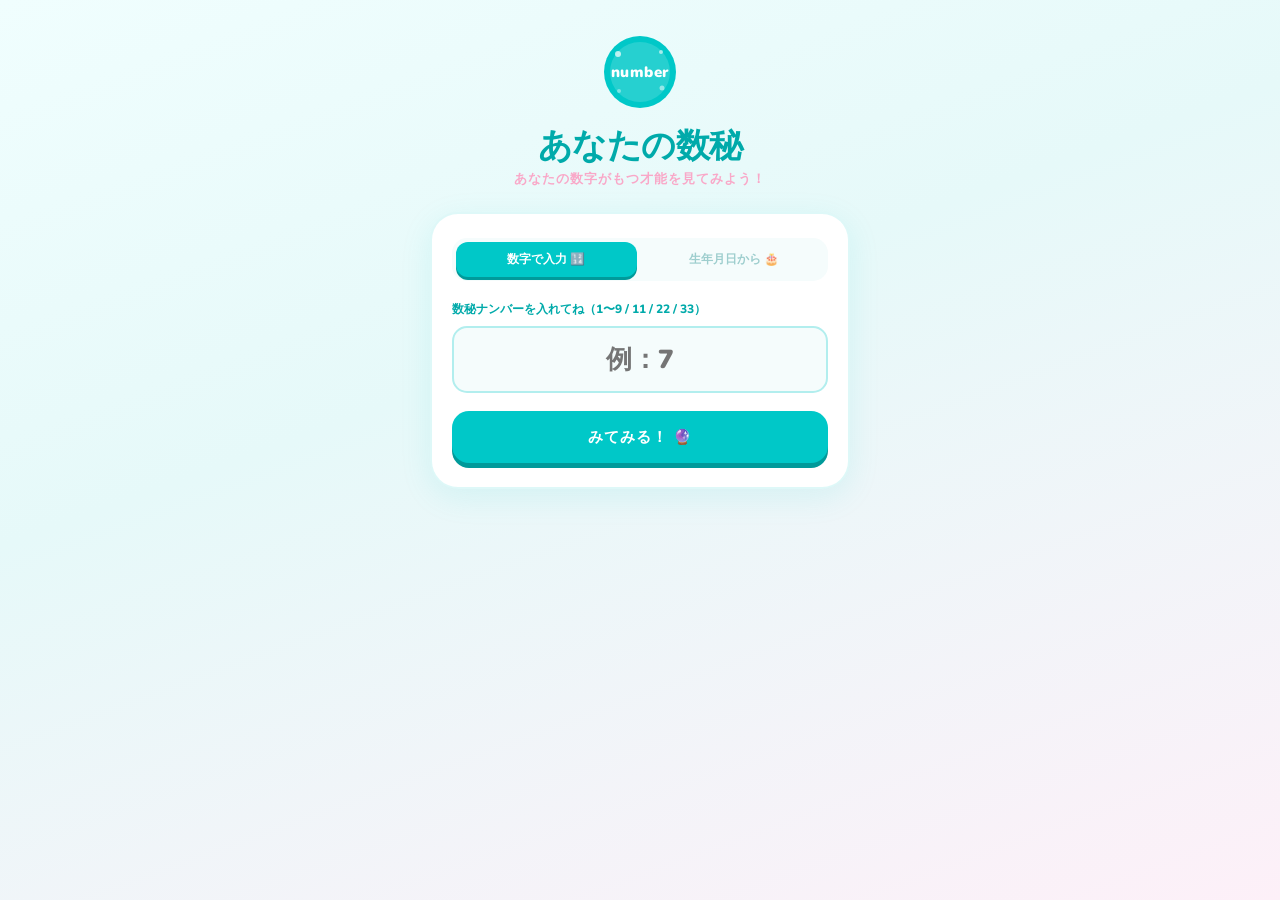
<file: numerology-app.html>
<!DOCTYPE html>
<html lang="ja">
<head>
<meta charset="UTF-8">
<meta name="viewport" content="width=device-width, initial-scale=1.0">
<title>あなたの数秘 by number</title>
<link href="https://fonts.googleapis.com/css2?family=Nunito:wght@400;600;700;800;900&display=swap" rel="stylesheet">
<style>
* { box-sizing: border-box; margin: 0; padding: 0; }
body {
  font-family: 'Nunito', sans-serif;
  background: linear-gradient(160deg, #f0fefe 0%, #e6f9f9 40%, #fdf0f8 100%);
  min-height: 100vh;
  padding: 16px 16px 48px;
}
@keyframes wobble { 0%,100%{transform:rotate(-2deg) scale(1)} 50%{transform:rotate(2deg) scale(1.04)} }
@keyframes bounceIn { 0%{opacity:0;transform:scale(0.75) translateY(16px)} 60%{transform:scale(1.04) translateY(-3px)} 100%{opacity:1;transform:scale(1) translateY(0)} }
@keyframes floatUp { 0%{opacity:0;transform:translateY(12px)} 100%{opacity:1;transform:translateY(0)} }
@keyframes pulse { 0%,100%{transform:scale(1)} 50%{transform:scale(1.1)} }
.wobble { animation: wobble 3s ease-in-out infinite; display: inline-block; }
.btn-main { transition: all 0.2s; box-shadow: 0 5px 0 #009A9A; cursor: pointer; border: none; }
.btn-main:hover { transform: translateY(-2px); box-shadow: 0 7px 0 #009A9A; }
.btn-main:active { transform: translateY(3px); box-shadow: 0 2px 0 #009A9A; }
.tab-btn { transition: all 0.15s; cursor: pointer; border: none; }
.pill { transition: transform 0.15s; display: inline-block; }
.pill:hover { transform: scale(1.06); }
input[type=number]:focus, input[type=date]:focus { outline: none; border-color: #00C8C8 !important; }
input[type=number]::-webkit-inner-spin-button { -webkit-appearance: none; }

#app { max-width: 420px; margin: 0 auto; }

.header { text-align: center; padding-top: 20px; margin-bottom: 24px; }
.header h1 { font-size: clamp(26px,7vw,34px); font-weight: 900; color: #00AAAA; letter-spacing: -0.5px; line-height: 1.1; margin-bottom: 5px; }
.header p { font-size: 13px; font-weight: 700; color: #F9A8C8; letter-spacing: 1px; }

.card {
  background: white;
  border-radius: 28px;
  padding: 24px 20px;
  box-shadow: 0 8px 32px rgba(0,200,200,0.1);
  border: 2px solid rgba(0,200,200,0.13);
  margin-bottom: 16px;
}

.tabs { display: flex; gap: 7px; margin-bottom: 20px; background: #F5FCFC; border-radius: 15px; padding: 4px; }
.tab-btn { flex: 1; padding: 9px 4px; border-radius: 12px; font-size: 12px; font-weight: 800; font-family: 'Nunito', sans-serif; }

label { display: block; font-size: 12px; font-weight: 800; color: #00AAAA; margin-bottom: 8px; }

input[type=number], input[type=date] {
  width: 100%;
  background: #F5FCFC;
  border: 2.5px solid #B2EEEE;
  border-radius: 15px;
  color: #007777;
  font-family: 'Nunito', sans-serif;
  transition: border-color 0.2s;
}
input[type=number] { padding: 14px 16px; font-size: 26px; font-weight: 900; text-align: center; }
input[type=date] { padding: 12px 16px; font-size: 15px; font-weight: 700; }

#lp-display {
  display: none;
  margin-top: 10px;
  background: #F0FAFA;
  border-radius: 11px;
  padding: 9px 14px;
  text-align: center;
  font-size: 13px;
  font-weight: 800;
  color: #00AAAA;
}

#error-box {
  display: none;
  margin-top: 10px;
  background: #FFF0F5;
  border: 2px solid #F9A8C8;
  border-radius: 11px;
  padding: 9px 14px;
  text-align: center;
  color: #E0609A;
  font-weight: 800;
  font-size: 13px;
}

.btn-reveal {
  width: 100%;
  margin-top: 18px;
  padding: 16px;
  background: #00C8C8;
  border-radius: 17px;
  color: white;
  font-size: 15px;
  font-weight: 900;
  letter-spacing: 1px;
  font-family: 'Nunito', sans-serif;
}

#loading { display: none; text-align: center; padding: 40px; animation: pulse 0.5s ease infinite; }
#loading p { color: #00C8C8; font-weight: 800; margin-top: 10px; font-size: 14px; }

#result { display: none; }
.result-hero {
  border-radius: 26px;
  padding: 28px 20px 20px;
  text-align: center;
  position: relative;
  overflow: hidden;
  margin-bottom: 14px;
}
.deco1 { position: absolute; top: -28px; right: -28px; width: 110px; height: 110px; border-radius: 50%; }
.deco2 { position: absolute; bottom: -18px; left: -18px; width: 75px; height: 75px; border-radius: 50%; }
.master-badge {
  display: inline-block;
  color: white;
  font-size: 10px;
  font-weight: 800;
  letter-spacing: 2px;
  padding: 3px 10px;
  border-radius: 20px;
  margin-bottom: 10px;
}
.result-emoji { font-size: 48px; margin-bottom: 7px; }
.result-title { font-size: clamp(26px,7vw,38px); font-weight: 900; margin: 0 0 3px; letter-spacing: -0.5px; }
.result-sub { font-size: 12px; font-weight: 700; margin: 0 0 18px; letter-spacing: 2px; }
.keywords { display: flex; flex-wrap: wrap; gap: 7px; justify-content: center; }

.info-card {
  background: white;
  border-radius: 22px;
  padding: 20px;
  margin-bottom: 11px;
  box-shadow: 0 4px 16px rgba(0,0,0,0.04);
}
.info-card-header { display: flex; align-items: center; gap: 7px; margin-bottom: 10px; }
.info-icon { width: 30px; height: 30px; border-radius: 9px; display: flex; align-items: center; justify-content: center; font-size: 15px; flex-shrink: 0; }
.info-label { font-size: 13px; font-weight: 900; }
.info-text { line-height: 1.85; font-weight: 600; color: #444; }

.footer-bar {
  text-align: center;
  padding: 14px;
  background: white;
  border-radius: 18px;
  border: 2px dashed #B2EEEE;
  display: flex;
  align-items: center;
  justify-content: center;
  gap: 7px;
}
.footer-bar span { font-size: 11px; font-weight: 800; color: #9ECECE; letter-spacing: 1px; }
</style>
</head>
<body>
<div id="app">

  <!-- Header -->
  <div class="header">
    <div class="wobble" style="margin-bottom:14px;">
      <svg width="72" height="72" viewBox="0 0 72 72" fill="none" xmlns="http://www.w3.org/2000/svg">
        <circle cx="36" cy="36" r="36" fill="#00C8C8"/>
        <circle cx="36" cy="36" r="30" fill="white" fill-opacity="0.15"/>
        <text x="36" y="41" text-anchor="middle" font-family="'Nunito',sans-serif" font-weight="900" font-size="15" fill="white" letter-spacing="0.5">number</text>
        <circle cx="14" cy="18" r="3" fill="white" fill-opacity="0.7"/>
        <circle cx="58" cy="52" r="2.5" fill="white" fill-opacity="0.5"/>
        <circle cx="57" cy="16" r="2" fill="white" fill-opacity="0.6"/>
        <circle cx="15" cy="55" r="2" fill="white" fill-opacity="0.4"/>
      </svg>
    </div>
    <h1>あなたの数秘</h1>
    <p>あなたの数字がもつ才能を見てみよう！</p>
  </div>

  <!-- Main card -->
  <div class="card">
    <div class="tabs">
      <button class="tab-btn" id="tab-direct" onclick="switchMode('direct')" style="background:#00C8C8;color:white;box-shadow:0 3px 0 #009A9A;">数字で入力 🔢</button>
      <button class="tab-btn" id="tab-birth" onclick="switchMode('birth')" style="background:transparent;color:#9ECECE;">生年月日から 🎂</button>
    </div>

    <div id="panel-direct">
      <label>数秘ナンバーを入れてね（1〜9 / 11 / 22 / 33）</label>
      <input type="number" id="num-input" placeholder="例：7">
    </div>

    <div id="panel-birth" style="display:none;">
      <label>生年月日を入れてね 🎂</label>
      <input type="date" id="birth-input">
      <div id="lp-display"></div>
    </div>

    <div id="error-box"></div>

    <button class="btn-main btn-reveal" onclick="reveal()">みてみる！ 🔮</button>
  </div>

  <!-- Loading -->
  <div id="loading">
    <svg width="56" height="56" viewBox="0 0 72 72" fill="none">
      <circle cx="36" cy="36" r="36" fill="#00C8C8"/>
      <text x="36" y="41" text-anchor="middle" font-family="'Nunito',sans-serif" font-weight="900" font-size="15" fill="white">number</text>
    </svg>
    <p>よみこみ中…</p>
  </div>

  <!-- Result -->
  <div id="result"></div>

</div>

<script>
const DATA = {
  1:{title:"開拓者",sub:"The Pioneer",keys:["リーダーシップ","独立心","創造性","勇気","意志の強さ"],talent:"あなたは生まれながらのリーダー！誰も踏み込んだことのない道を切り開く力を持ち、独自のビジョンで人々を導きます。アイデアを形にする創造力と、困難に立ち向かう強靭な意志が最大の武器です✨",shadow:"孤独になりがち、頑固すぎることも。他者の意見に耳を傾けることで、さらに輝けるよ！",emoji:"☀️",color:"#00C8C8",bg:"#E0FAFA"},
  2:{title:"調和者",sub:"The Diplomat",keys:["協調性","直感力","優しさ","忍耐","繊細さ"],talent:"あなたは人と人をつなぐ天才！場の空気を読み、対立を和らげ、誰もが心地よくいられる環境を作り出します。鋭い直感と深い共感力で、言葉にならない相手の気持ちを察することができるよ💕",shadow:"自己犠牲しすぎることも。自分自身の気持ちも大切にすることが成長への鍵だよ！",emoji:"🌙",color:"#A78BFA",bg:"#F0EBFF"},
  3:{title:"表現者",sub:"The Creator",keys:["表現力","創造性","社交性","楽観性","ユーモア"],talent:"あなたは言葉・芸術・音楽など、あらゆる表現を通じて世界に喜びをもたらす存在！明るいエネルギーで周囲を引きつけ、独自の感性でインスピレーションを与えます🌈",shadow:"感情の波が激しくなることも。エネルギーを一つに集中させると本領を発揮できるよ！",emoji:"🎨",color:"#F472B6",bg:"#FFF0F7"},
  4:{title:"建設者",sub:"The Builder",keys:["堅実さ","誠実さ","努力","組織力","信頼性"],talent:"あなたは揺るぎない基盤を作る力を持ってるよ！コツコツと積み上げる忍耐力と、物事を体系立てる才能が際立ちます。周囲から最も頼られる、信頼の柱的存在🏔️",shadow:"変化を恐れることも。柔軟性を取り入れることで可能性がさらに広がるよ！",emoji:"🌿",color:"#34D399",bg:"#EDFAF5"},
  5:{title:"自由人",sub:"The Explorer",keys:["自由","冒険心","適応力","多才さ","変化への愛"],talent:"あなたは変化と自由の中で最も輝く魂！好奇心旺盛で多才、どんな環境にも素早く適応できます。新しい経験を通じて、人々に刺激と新鮮な視点をもたらす存在🌊",shadow:"飽きやすく、継続が難しいことも。根を張る練習が人生を豊かにするよ！",emoji:"🌊",color:"#FB923C",bg:"#FFF5EE"},
  6:{title:"養育者",sub:"The Nurturer",keys:["愛情","責任感","献身","美への感性","家族愛"],talent:"あなたは愛と美と調和を体現する存在！人を癒し、育て、守る力が天性に備わっています。深い愛情で周囲の環境を美しく整える才能を持つよ💗",shadow:"完璧主義で心配性になることも。「完璧でなくていい」と自分を許すことが解放への鍵！",emoji:"💗",color:"#F87171",bg:"#FFF0F0"},
  7:{title:"探求者",sub:"The Seeker",keys:["知性","直感","神秘性","分析力","内省"],talent:"あなたは真実と知恵を追い求める魂！表面には見えないものを見抜く鋭い洞察力と、深い分析力が最大の才能。哲学・科学・スピリチュアルな領域で本領を発揮するよ🔮",shadow:"孤立しやすく、人を信じるのが難しいことも。心を開く勇気が最大の宝を引き寄せる！",emoji:"🔮",color:"#60A5FA",bg:"#EEF5FF"},
  8:{title:"達成者",sub:"The Achiever",keys:["力強さ","実行力","財運","カリスマ","向上心"],talent:"あなたはビジネスと物質世界で類まれなる力を発揮！大きな目標に向かって戦略的に動き、豊かさを生み出す才能が天性に宿っています。強いカリスマで人々を動かすよ♾️",shadow:"支配的になることも。力を「与えるため」に使うと、人生が最高の流れに乗るよ！",emoji:"♾️",color:"#A78BFA",bg:"#F3EEFF"},
  9:{title:"完成者",sub:"The Humanitarian",keys:["慈悲","寛大さ","知恵","芸術性","普遍的な愛"],talent:"あなたは人類への深い愛と、すべてを包み込む寛大さを持つ魂！芸術・教育・ヒーリングなど、世界をより良くする使命を持ちます🌍",shadow:"感情的になりすぎることも。自分自身も愛する対象に含めることが本当の完成への道！",emoji:"🌍",color:"#2DD4BF",bg:"#EAFAF8"},
  11:{title:"啓示者",sub:"The Illuminator",keys:["霊感","インスピレーション","理想主義","直感の天才","光の使者"],talent:"マスターナンバーの持ち主！高次元からのインスピレーションを受け取り、世界に伝える役割を担っています。芸術・スピリチュアル・社会変革で時代を超えた影響を与えるよ⚡",shadow:"感受性が強すぎて疲弊することも。地に足をつけるルーティンが才能を安定させるよ！",emoji:"⚡",color:"#C084FC",bg:"#F8F0FF",master:true},
  22:{title:"マスタービルダー",sub:"The Master Builder",keys:["壮大なビジョン","実現力","リーダーシップ","奉仕","遺産"],talent:"夢を現実にする最高の力を持つマスターナンバー！壮大なアイデアを実際の形に落とし込み、何百万人もの人生に影響を与える仕事を成し遂げることができるよ🏛️",shadow:"プレッシャーに押しつぶされることも。完璧を目指しすぎず、一歩一歩を大切に！",emoji:"🏛️",color:"#F59E0B",bg:"#FFFBEE",master:true},
  33:{title:"マスターティーチャー",sub:"The Master Teacher",keys:["無条件の愛","癒し","教師","自己犠牲の美徳","光の体現"],talent:"最も稀なマスターナンバー✨ 無条件の愛と慈悲で人々を癒し、導く使命を持ちます。あなたの存在そのものが周囲の人々にとっての祝福です🕊️",shadow:"自分を後回しにしすぎることも。まず自分を満たすことが世界への最大の貢献だよ！",emoji:"🕊️",color:"#F9A8D4",bg:"#FFF5FA",master:true}
};

let currentMode = 'direct';

function switchMode(m) {
  currentMode = m;
  document.getElementById('panel-direct').style.display = m === 'direct' ? 'block' : 'none';
  document.getElementById('panel-birth').style.display = m === 'birth' ? 'block' : 'none';
  const td = document.getElementById('tab-direct');
  const tb = document.getElementById('tab-birth');
  if (m === 'direct') {
    td.style.background = '#00C8C8'; td.style.color = 'white'; td.style.boxShadow = '0 3px 0 #009A9A';
    tb.style.background = 'transparent'; tb.style.color = '#9ECECE'; tb.style.boxShadow = 'none';
  } else {
    tb.style.background = '#00C8C8'; tb.style.color = 'white'; tb.style.boxShadow = '0 3px 0 #009A9A';
    td.style.background = 'transparent'; td.style.color = '#9ECECE'; td.style.boxShadow = 'none';
  }
  clearResult();
}

document.getElementById('birth-input').addEventListener('change', function() {
  const lp = calcLP(this.value);
  const d = document.getElementById('lp-display');
  if (lp) {
    d.style.display = 'block';
    d.innerHTML = 'ライフパスナンバー：<span style="font-size:22px;">' + lp + '</span> ✨';
  } else {
    d.style.display = 'none';
  }
});

function calcLP(dateStr) {
  const digits = dateStr.replace(/\D/g, '');
  if (!digits) return null;
  let s = digits.split('').reduce((a, d) => a + parseInt(d), 0);
  while (s > 9 && s !== 11 && s !== 22 && s !== 33) {
    s = s.toString().split('').reduce((a, d) => a + parseInt(d), 0);
  }
  return s;
}

function clearResult() {
  document.getElementById('result').style.display = 'none';
  document.getElementById('error-box').style.display = 'none';
}

function showError(msg) {
  const e = document.getElementById('error-box');
  e.textContent = msg;
  e.style.display = 'block';
}

function reveal() {
  clearResult();
  document.getElementById('loading').style.display = 'none';
  let num;
  if (currentMode === 'direct') {
    num = parseInt(document.getElementById('num-input').value);
    if (![1,2,3,4,5,6,7,8,9,11,22,33].includes(num)) {
      showError('1〜9、または11・22・33を入力してね！');
      return;
    }
  } else {
    const bd = document.getElementById('birth-input').value;
    if (!bd) { showError('生年月日を入力してね！'); return; }
    num = calcLP(bd);
    if (!num || !DATA[num]) { showError('計算できませんでした'); return; }
  }
  document.getElementById('loading').style.display = 'block';
  setTimeout(() => {
    document.getElementById('loading').style.display = 'none';
    renderResult(DATA[num]);
  }, 700);
}

function renderResult(d) {
  const pills = d.keys.map(k =>
    `<span class="pill" style="padding:6px 12px;border-radius:30px;font-size:12px;font-weight:800;background:white;color:${d.color};border:2px solid ${d.color}55;box-shadow:0 2px 0 ${d.color}33;">${k}</span>`
  ).join('');

  document.getElementById('result').innerHTML = `
    <div style="animation:bounceIn 0.6s ease;">
      <div class="result-hero" style="background:${d.bg};border:3px solid ${d.color}44;">
        <div class="deco1" style="background:${d.color}16;"></div>
        <div class="deco2" style="background:${d.color}11;"></div>
        ${d.master ? `<div class="master-badge" style="background:${d.color};">✦ MASTER NUMBER ✦</div><br>` : ''}
        <div class="result-emoji">${d.emoji}</div>
        <h2 class="result-title" style="color:${d.color};">${d.title}</h2>
        <p class="result-sub" style="color:${d.color}99;">${d.sub}</p>
        <div class="keywords">${pills}</div>
      </div>

      <div class="info-card" style="border:2px solid ${d.color}33;animation:floatUp 0.6s ease 0.1s both;">
        <div class="info-card-header">
          <div class="info-icon" style="background:${d.color};">✨</div>
          <span class="info-label" style="color:${d.color};">才能と特徴</span>
        </div>
        <p class="info-text" style="font-size:14px;">${d.talent}</p>
      </div>

      <div class="info-card" style="border:2px solid #F9A8C833;animation:floatUp 0.6s ease 0.2s both;">
        <div class="info-card-header">
          <div class="info-icon" style="background:#F9A8C8;">🌱</div>
          <span class="info-label" style="color:#E0609A;">成長のヒント</span>
        </div>
        <p class="info-text" style="font-size:13px;color:#888;">${d.shadow}</p>
      </div>

      <div class="footer-bar" style="animation:floatUp 0.6s ease 0.3s both;">
        <svg width="18" height="18" viewBox="0 0 72 72" fill="none">
          <circle cx="36" cy="36" r="36" fill="#00C8C8"/>
          <text x="36" y="43" text-anchor="middle" font-family="'Nunito',sans-serif" font-weight="900" font-size="18" fill="white">n</text>
        </svg>
        <span>by number</span>
      </div>
    </div>
  `;
  document.getElementById('result').style.display = 'block';
}
</script>
</body>
</html>
</file>
